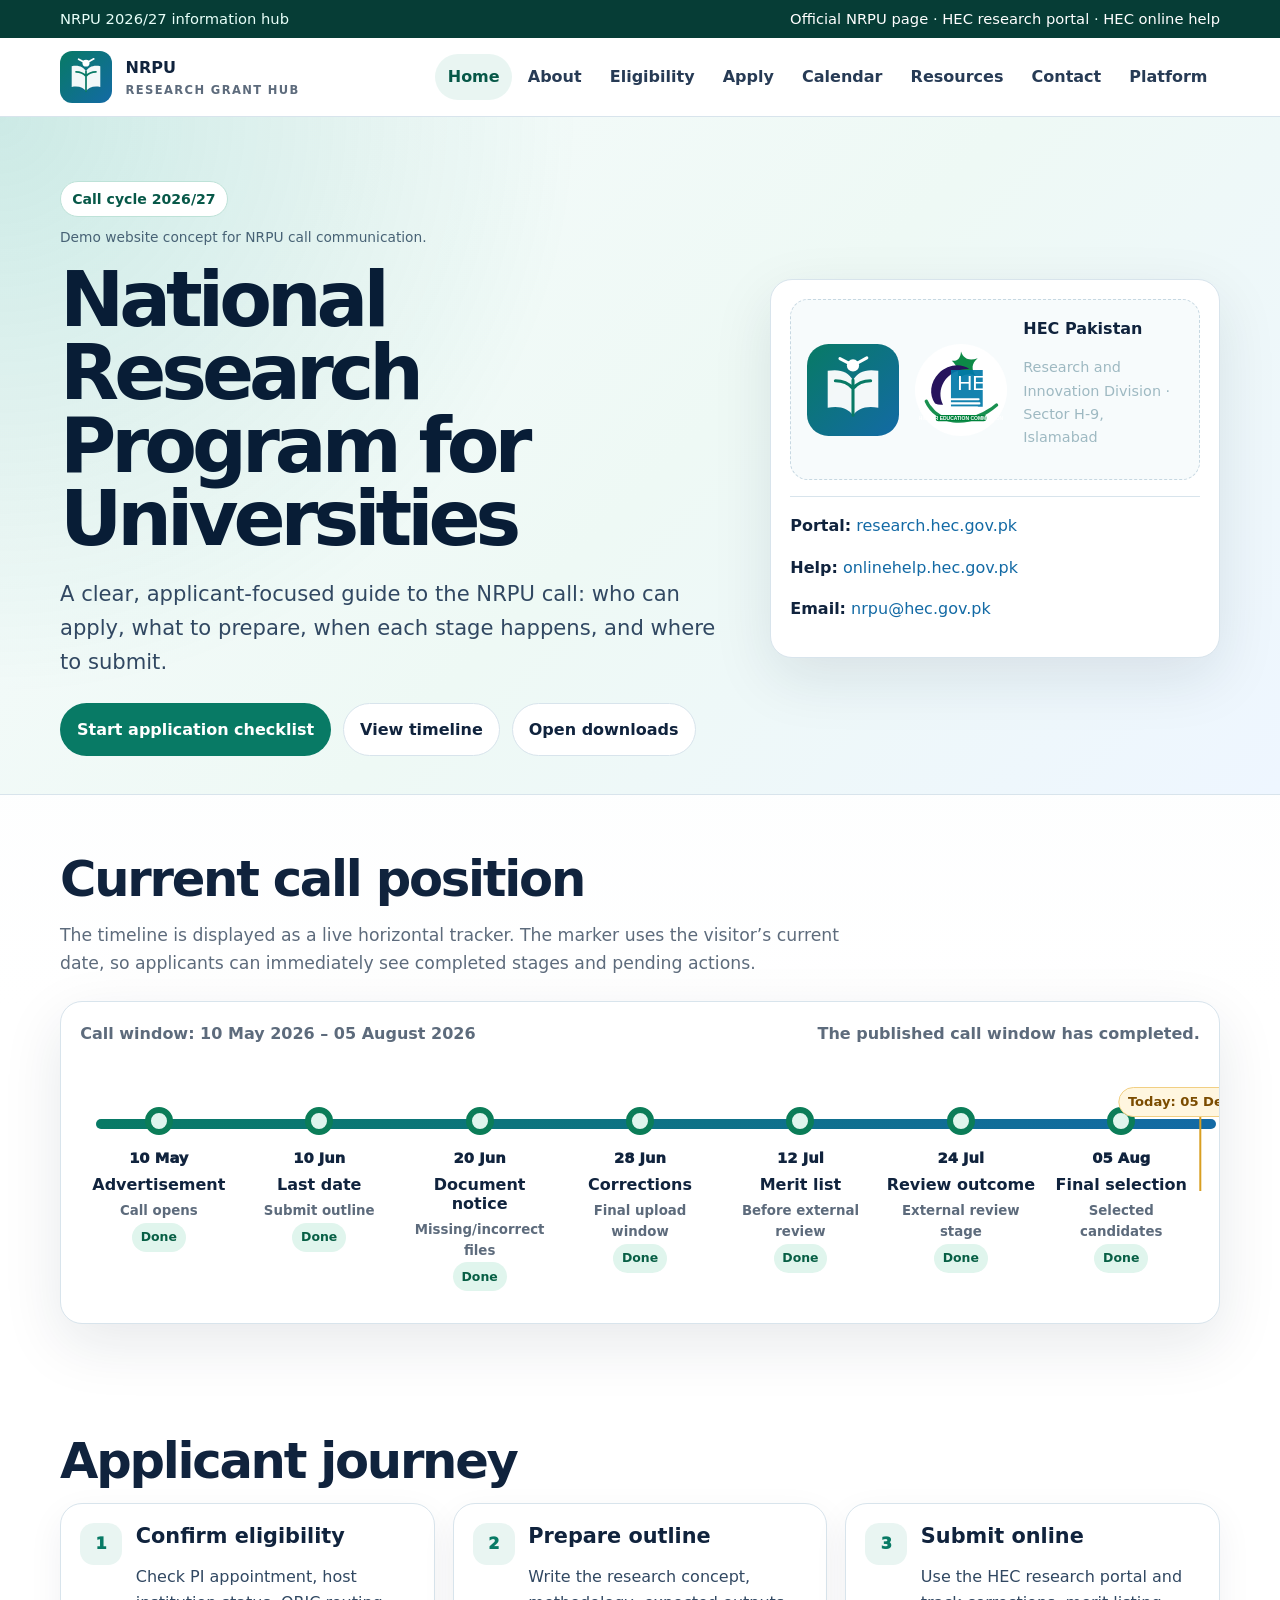
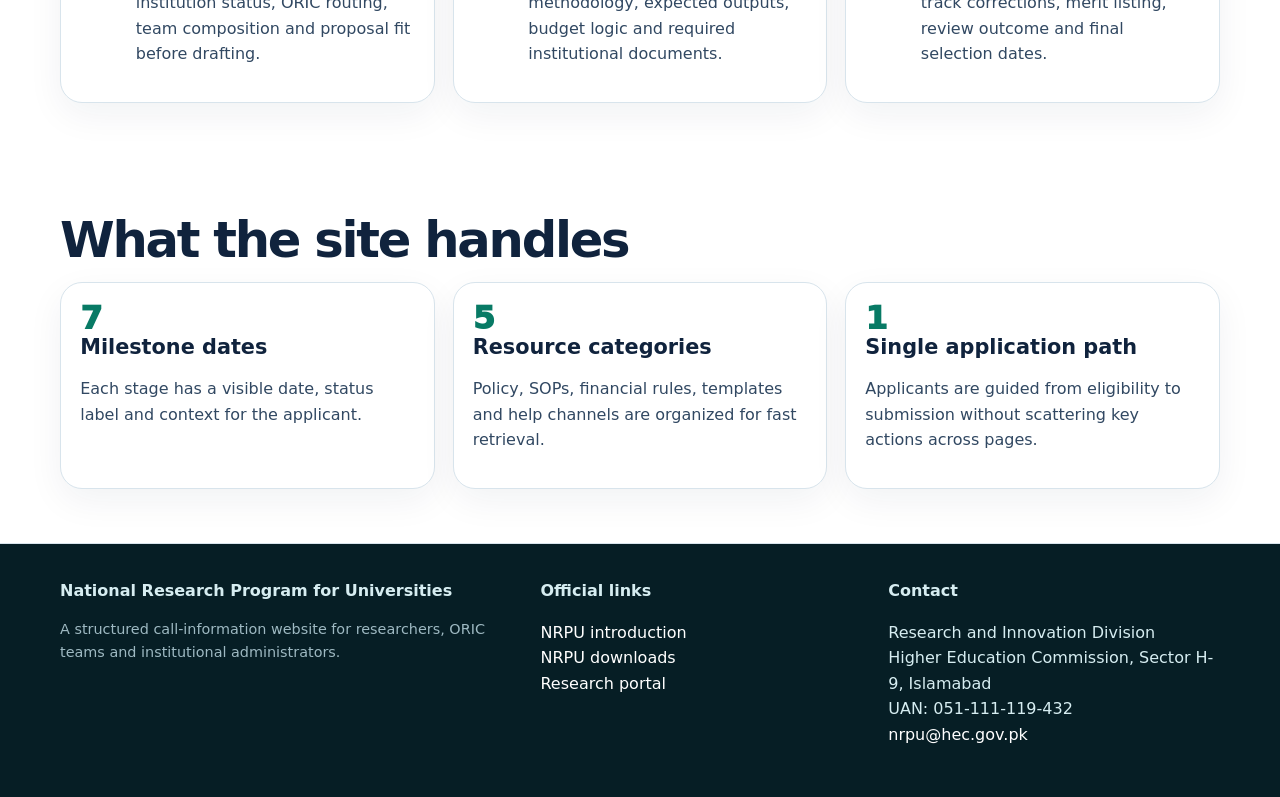
<file: index.html>
<!doctype html>
<html lang="en">
<head>
  <meta charset="utf-8">
  <meta name="viewport" content="width=device-width, initial-scale=1">
  <title>NRPU 2026/27 Research Grant Call | National Research Program for Universities</title>
  <meta name="description" content="Applicant-focused NRPU call website with eligibility, application workflow, calendar, official links and contact details.">
  <meta name="theme-color" content="#087a65">
  <meta property="og:title" content="NRPU 2026/27 Research Grant Call | National Research Program for Universities">
  <meta property="og:description" content="Applicant-focused NRPU call website with eligibility, application workflow, calendar, official links and contact details.">
  <meta property="og:type" content="website">
  <meta property="og:image" content="assets/social-card.svg">
  <link rel="icon" href="assets/nrpu-logo.svg" type="image/svg+xml">
  <link rel="stylesheet" href="assets/styles.css">
  <script type="application/ld+json">{"@context":"https://schema.org","@type":"GovernmentService","name":"National Research Program for Universities","provider":{"@type":"GovernmentOrganization","name":"Higher Education Commission, Pakistan","url":"https://www.hec.gov.pk/"},"areaServed":"Pakistan","serviceType":"Research grant information and application guidance","url":"https://www.hec.gov.pk/english/services/universities/nrpu/Pages/Introduction.aspx"}</script>
</head>
<body>
<a class="skip" href="#main">Skip to content</a>
<div class="topbar"><div class="container"><span>NRPU 2026/27 information hub</span><span><a href="https://www.hec.gov.pk/english/services/universities/nrpu/Pages/Introduction.aspx">Official NRPU page</a> · <a href="https://research.hec.gov.pk/">HEC research portal</a> · <a href="https://onlinehelp.hec.gov.pk/">HEC online help</a></span></div></div>
<header class="site-header"><div class="container nav"><a class="brand" href="index.html"><img src="assets/nrpu-logo.svg" alt="NRPU logo" class="brand-mark"><span>NRPU <small>Research grant hub</small></span></a><button class="menu-btn" aria-expanded="false" aria-controls="site-links">Menu</button><nav class="links" id="site-links" aria-label="Main navigation"><a href="index.html" aria-current="page">Home</a><a href="about.html" >About</a><a href="eligibility.html" >Eligibility</a><a href="apply.html" >Apply</a><a href="calendar.html" >Calendar</a><a href="resources.html" >Resources</a><a href="contact.html" >Contact</a><a href="platform.html" >Platform</a></nav></div></header>
<main id="main"><section class="hero"><div class="container hero-grid"><div><span class="eyebrow">Call cycle 2026/27</span><div class="demo-note">Demo website concept for NRPU call communication.</div><h1>National Research Program for Universities</h1><p class="lead">A clear, applicant-focused guide to the NRPU call: who can apply, what to prepare, when each stage happens, and where to submit.</p><div class="cta-row"><a class="button primary" href="apply.html">Start application checklist</a><a class="button secondary" href="calendar.html">View timeline</a><a class="button secondary" href="resources.html">Open downloads</a></div></div><aside class="hero-card"><div class="logos"><img src="assets/nrpu-logo.svg" alt="NRPU concept logo" class="hec-logo"><img src="assets/hec-logo.svg" alt="HEC Pakistan logo placement" class="hec-logo"><div><strong>HEC Pakistan</strong><p class="mini">Research and Innovation Division · Sector H-9, Islamabad</p></div></div><hr style="border:0;border-top:1px solid var(--line);margin:1rem 0"><p><strong>Portal:</strong> <a href="https://research.hec.gov.pk/">research.hec.gov.pk</a></p><p><strong>Help:</strong> <a href="https://onlinehelp.hec.gov.pk/">onlinehelp.hec.gov.pk</a></p><p><strong>Email:</strong> <a href="mailto:nrpu@hec.gov.pk">nrpu@hec.gov.pk</a></p></aside></div></section><section class="section"><div class="container"><h2>Current call position</h2><p class="section-intro">The timeline is displayed as a live horizontal tracker. The marker uses the visitor’s current date, so applicants can immediately see completed stages and pending actions.</p><div class="timeline-wrap" data-timeline>
  <div class="timeline-meta"><span>Call window: 10 May 2026 – 05 August 2026</span><span data-status-summary>Loading status…</span></div>
  <div class="rail" aria-label="NRPU call timeline">
    <div class="rail-line"></div><div class="rail-fill"></div><div class="today-marker"><span>Today</span></div>
    <div class="milestones">
      <div class="milestone"><div class="dot"></div><time data-ms-date="2026-05-10">10 May</time><strong>Advertisement</strong><small>Call opens</small><br><span class="status-pill">Pending</span></div>
      <div class="milestone"><div class="dot"></div><time data-ms-date="2026-06-10">10 Jun</time><strong>Last date</strong><small>Submit outline</small><br><span class="status-pill">Pending</span></div>
      <div class="milestone"><div class="dot"></div><time data-ms-date="2026-06-20">20 Jun</time><strong>Document notice</strong><small>Missing/incorrect files</small><br><span class="status-pill">Pending</span></div>
      <div class="milestone"><div class="dot"></div><time data-ms-date="2026-06-28">28 Jun</time><strong>Corrections</strong><small>Final upload window</small><br><span class="status-pill">Pending</span></div>
      <div class="milestone"><div class="dot"></div><time data-ms-date="2026-07-12">12 Jul</time><strong>Merit list</strong><small>Before external review</small><br><span class="status-pill">Pending</span></div>
      <div class="milestone"><div class="dot"></div><time data-ms-date="2026-07-24">24 Jul</time><strong>Review outcome</strong><small>External review stage</small><br><span class="status-pill">Pending</span></div>
      <div class="milestone"><div class="dot"></div><time data-ms-date="2026-08-05">05 Aug</time><strong>Final selection</strong><small>Selected candidates</small><br><span class="status-pill">Pending</span></div>
    </div>
  </div>
</div></div></section><section class="section"><div class="container"><h2>Applicant journey</h2><div class="grid cols-3"><article class="card feature"><div class="icon">1</div><div><h3>Confirm eligibility</h3><p>Check PI appointment, host institution status, ORIC routing, team composition and proposal fit before drafting.</p></div></article><article class="card feature"><div class="icon">2</div><div><h3>Prepare outline</h3><p>Write the research concept, methodology, expected outputs, budget logic and required institutional documents.</p></div></article><article class="card feature"><div class="icon">3</div><div><h3>Submit online</h3><p>Use the HEC research portal and track corrections, merit listing, review outcome and final selection dates.</p></div></article></div></div></section><section class="section"><div class="container"><h2>What the site handles</h2><div class="grid cols-3"><div class="card"><div class="kpi">7</div><h3>Milestone dates</h3><p>Each stage has a visible date, status label and context for the applicant.</p></div><div class="card"><div class="kpi">5</div><h3>Resource categories</h3><p>Policy, SOPs, financial rules, templates and help channels are organized for fast retrieval.</p></div><div class="card"><div class="kpi">1</div><h3>Single application path</h3><p>Applicants are guided from eligibility to submission without scattering key actions across pages.</p></div></div></div></section></main>
<footer class="footer"><div class="container footer-grid"><div><strong>National Research Program for Universities</strong><p class="mini">A structured call-information website for researchers, ORIC teams and institutional administrators.</p></div><div><strong>Official links</strong><p><a href="https://www.hec.gov.pk/english/services/universities/nrpu/Pages/Introduction.aspx">NRPU introduction</a><br><a href="https://www.hec.gov.pk/english/services/universities/nrpu/Pages/Related-Downloads.aspx">NRPU downloads</a><br><a href="https://research.hec.gov.pk/">Research portal</a></p></div><div><strong>Contact</strong><p>Research and Innovation Division<br>Higher Education Commission, Sector H-9, Islamabad<br>UAN: 051-111-119-432<br><a href="mailto:nrpu@hec.gov.pk">nrpu@hec.gov.pk</a></p></div></div></footer>
<script src="assets/main.js"></script>
</body>
</html>
</file>
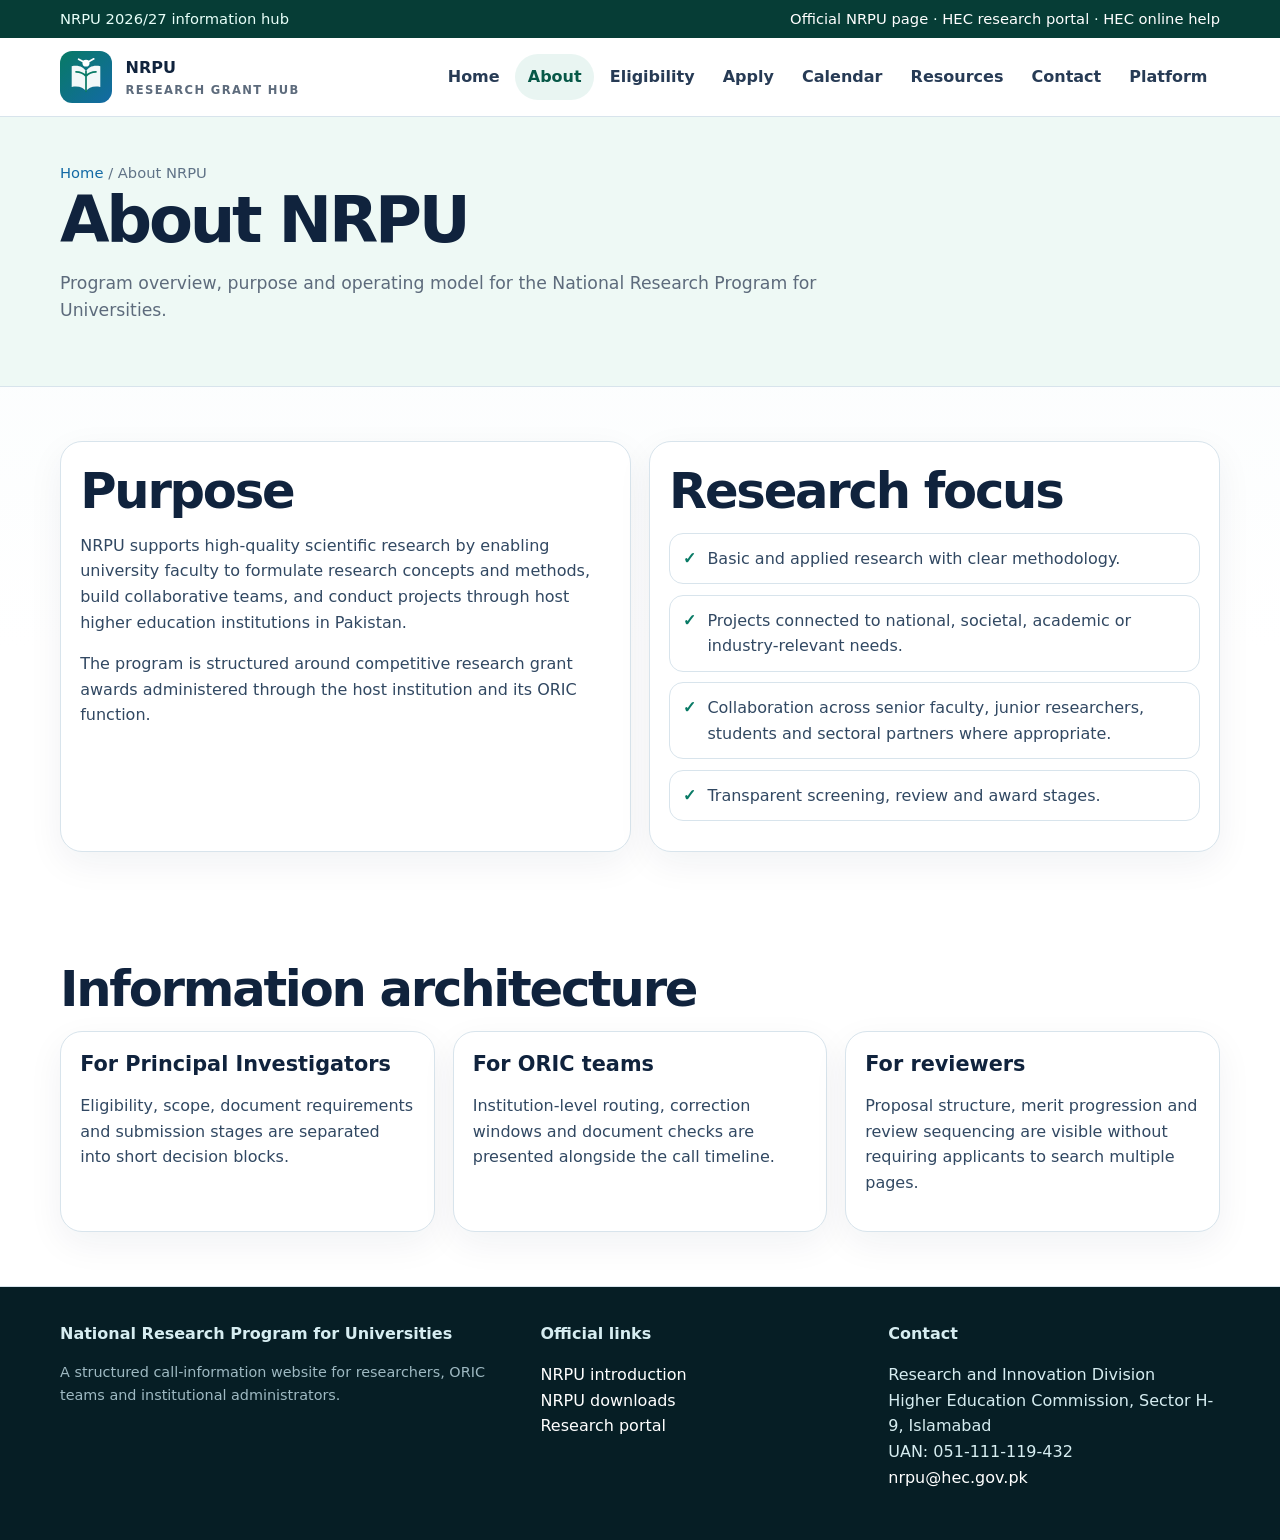
<file: about.html>
<!doctype html>
<html lang="en">
<head>
  <meta charset="utf-8">
  <meta name="viewport" content="width=device-width, initial-scale=1">
  <title>About NRPU | National Research Program for Universities</title>
  <meta name="description" content="Overview of the National Research Program for Universities, its purpose, research focus and grant operating model.">
  <meta name="theme-color" content="#087a65">
  <meta property="og:title" content="About NRPU | National Research Program for Universities">
  <meta property="og:description" content="Overview of the National Research Program for Universities, its purpose, research focus and grant operating model.">
  <meta property="og:type" content="website">
  <meta property="og:image" content="assets/social-card.svg">
  <link rel="icon" href="assets/nrpu-logo.svg" type="image/svg+xml">
  <link rel="stylesheet" href="assets/styles.css">
  <script type="application/ld+json">{"@context":"https://schema.org","@type":"GovernmentService","name":"National Research Program for Universities","provider":{"@type":"GovernmentOrganization","name":"Higher Education Commission, Pakistan","url":"https://www.hec.gov.pk/"},"areaServed":"Pakistan","serviceType":"Research grant information and application guidance","url":"https://www.hec.gov.pk/english/services/universities/nrpu/Pages/Introduction.aspx"}</script>
</head>
<body>
<a class="skip" href="#main">Skip to content</a>
<div class="topbar"><div class="container"><span>NRPU 2026/27 information hub</span><span><a href="https://www.hec.gov.pk/english/services/universities/nrpu/Pages/Introduction.aspx">Official NRPU page</a> · <a href="https://research.hec.gov.pk/">HEC research portal</a> · <a href="https://onlinehelp.hec.gov.pk/">HEC online help</a></span></div></div>
<header class="site-header"><div class="container nav"><a class="brand" href="index.html"><img src="assets/nrpu-logo.svg" alt="NRPU logo" class="brand-mark"><span>NRPU <small>Research grant hub</small></span></a><button class="menu-btn" aria-expanded="false" aria-controls="site-links">Menu</button><nav class="links" id="site-links" aria-label="Main navigation"><a href="index.html" >Home</a><a href="about.html" aria-current="page">About</a><a href="eligibility.html" >Eligibility</a><a href="apply.html" >Apply</a><a href="calendar.html" >Calendar</a><a href="resources.html" >Resources</a><a href="contact.html" >Contact</a><a href="platform.html" >Platform</a></nav></div></header>
<main id="main"><section class="page-hero"><div class="container"><div class="breadcrumbs"><a href="index.html">Home</a> / About NRPU</div><h1>About NRPU</h1><p class="section-intro">Program overview, purpose and operating model for the National Research Program for Universities.</p></div></section><section class="section"><div class="container grid cols-2"><article class="card"><h2>Purpose</h2><p>NRPU supports high-quality scientific research by enabling university faculty to formulate research concepts and methods, build collaborative teams, and conduct projects through host higher education institutions in Pakistan.</p><p>The program is structured around competitive research grant awards administered through the host institution and its ORIC function.</p></article><article class="card"><h2>Research focus</h2><ul class="checklist"><li>Basic and applied research with clear methodology.</li><li>Projects connected to national, societal, academic or industry-relevant needs.</li><li>Collaboration across senior faculty, junior researchers, students and sectoral partners where appropriate.</li><li>Transparent screening, review and award stages.</li></ul></article></div></section><section class="section"><div class="container"><h2>Information architecture</h2><div class="grid cols-3"><div class="card"><h3>For Principal Investigators</h3><p>Eligibility, scope, document requirements and submission stages are separated into short decision blocks.</p></div><div class="card"><h3>For ORIC teams</h3><p>Institution-level routing, correction windows and document checks are presented alongside the call timeline.</p></div><div class="card"><h3>For reviewers</h3><p>Proposal structure, merit progression and review sequencing are visible without requiring applicants to search multiple pages.</p></div></div></div></section></main>
<footer class="footer"><div class="container footer-grid"><div><strong>National Research Program for Universities</strong><p class="mini">A structured call-information website for researchers, ORIC teams and institutional administrators.</p></div><div><strong>Official links</strong><p><a href="https://www.hec.gov.pk/english/services/universities/nrpu/Pages/Introduction.aspx">NRPU introduction</a><br><a href="https://www.hec.gov.pk/english/services/universities/nrpu/Pages/Related-Downloads.aspx">NRPU downloads</a><br><a href="https://research.hec.gov.pk/">Research portal</a></p></div><div><strong>Contact</strong><p>Research and Innovation Division<br>Higher Education Commission, Sector H-9, Islamabad<br>UAN: 051-111-119-432<br><a href="mailto:nrpu@hec.gov.pk">nrpu@hec.gov.pk</a></p></div></div></footer>
<script src="assets/main.js"></script>
</body>
</html>
</file>
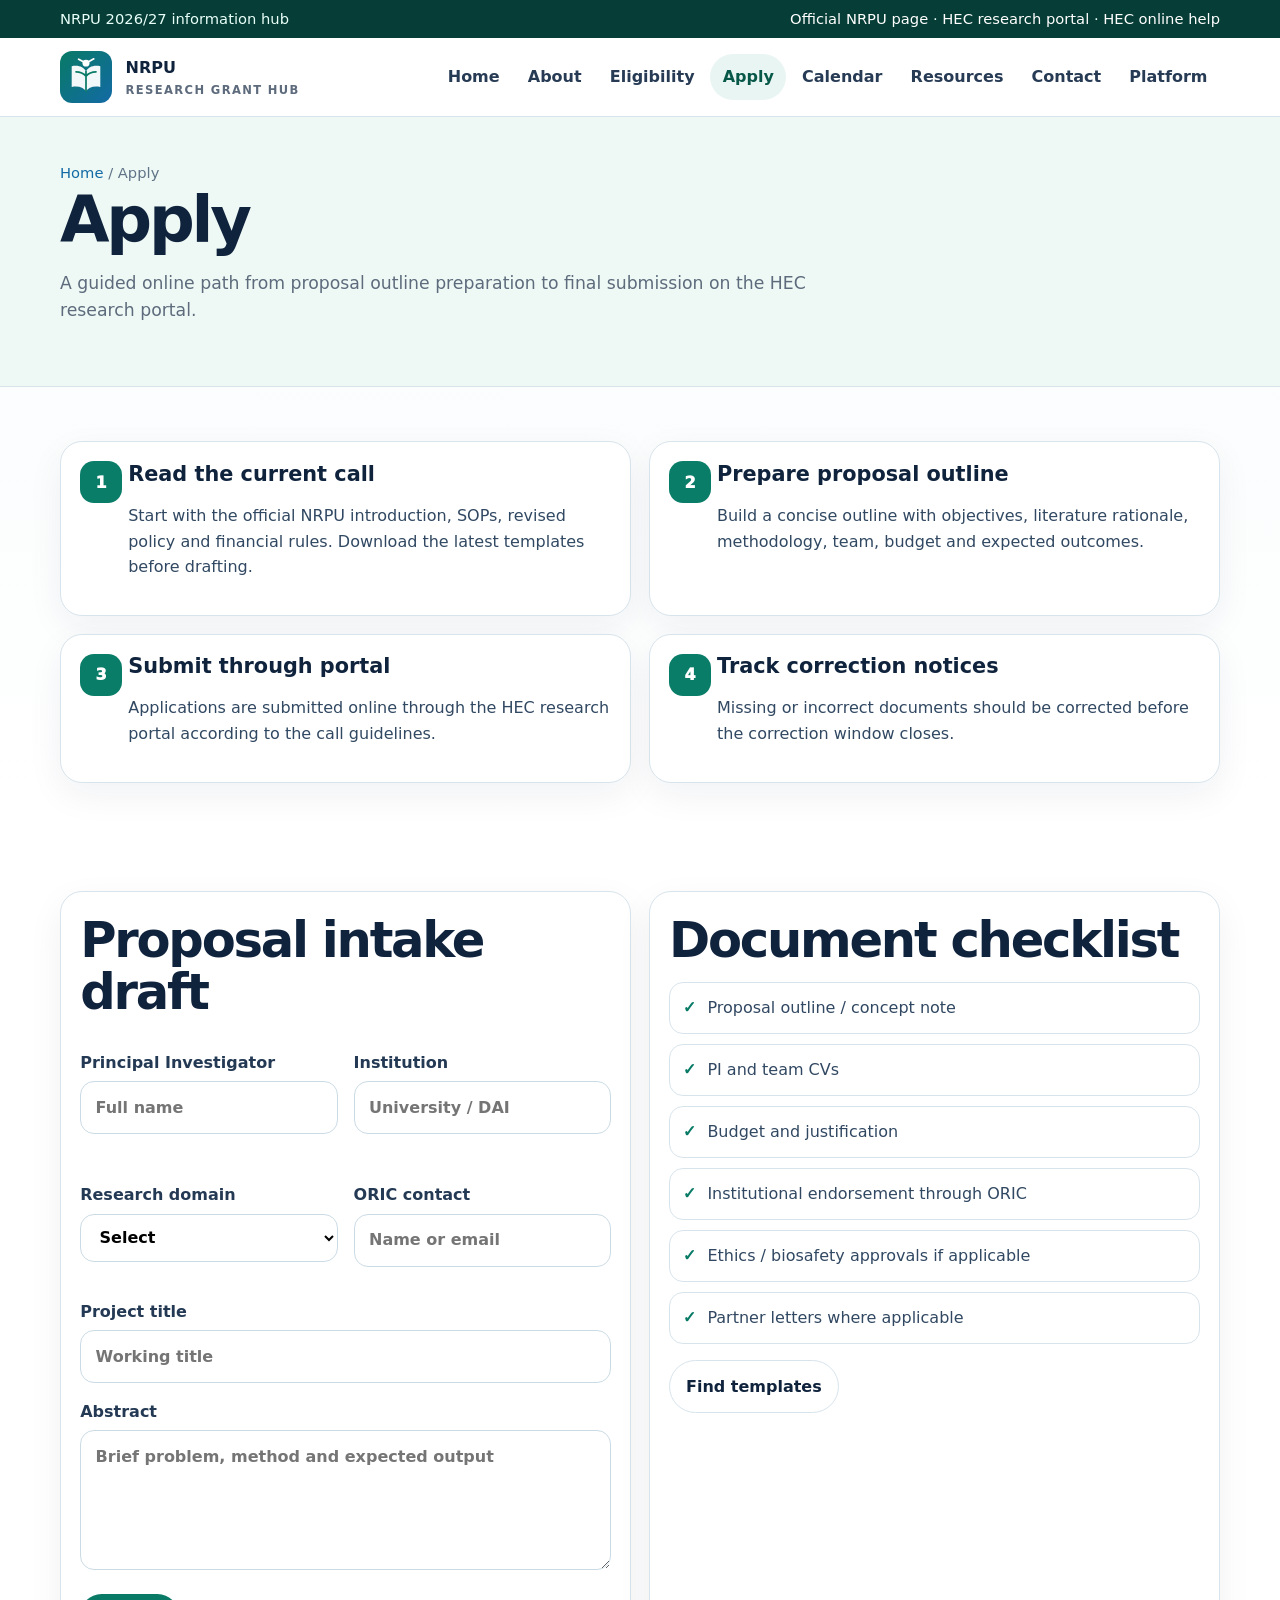
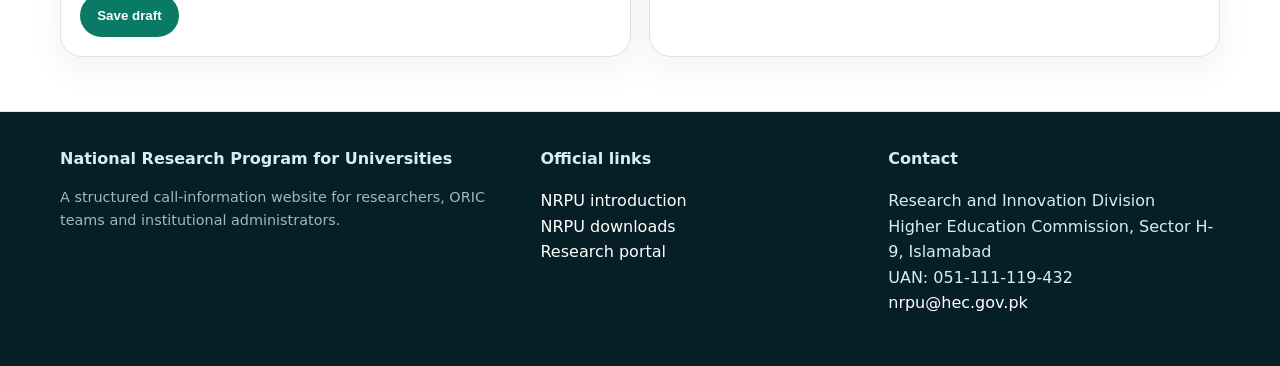
<file: apply.html>
<!doctype html>
<html lang="en">
<head>
  <meta charset="utf-8">
  <meta name="viewport" content="width=device-width, initial-scale=1">
  <title>Apply for NRPU | Proposal Outline and Submission Workflow</title>
  <meta name="description" content="Guided NRPU application page with proposal checklist, online submission steps and draft intake form.">
  <meta name="theme-color" content="#087a65">
  <meta property="og:title" content="Apply for NRPU | Proposal Outline and Submission Workflow">
  <meta property="og:description" content="Guided NRPU application page with proposal checklist, online submission steps and draft intake form.">
  <meta property="og:type" content="website">
  <meta property="og:image" content="assets/social-card.svg">
  <link rel="icon" href="assets/nrpu-logo.svg" type="image/svg+xml">
  <link rel="stylesheet" href="assets/styles.css">
  <script type="application/ld+json">{"@context":"https://schema.org","@type":"GovernmentService","name":"National Research Program for Universities","provider":{"@type":"GovernmentOrganization","name":"Higher Education Commission, Pakistan","url":"https://www.hec.gov.pk/"},"areaServed":"Pakistan","serviceType":"Research grant information and application guidance","url":"https://www.hec.gov.pk/english/services/universities/nrpu/Pages/Introduction.aspx"}</script>
</head>
<body>
<a class="skip" href="#main">Skip to content</a>
<div class="topbar"><div class="container"><span>NRPU 2026/27 information hub</span><span><a href="https://www.hec.gov.pk/english/services/universities/nrpu/Pages/Introduction.aspx">Official NRPU page</a> · <a href="https://research.hec.gov.pk/">HEC research portal</a> · <a href="https://onlinehelp.hec.gov.pk/">HEC online help</a></span></div></div>
<header class="site-header"><div class="container nav"><a class="brand" href="index.html"><img src="assets/nrpu-logo.svg" alt="NRPU logo" class="brand-mark"><span>NRPU <small>Research grant hub</small></span></a><button class="menu-btn" aria-expanded="false" aria-controls="site-links">Menu</button><nav class="links" id="site-links" aria-label="Main navigation"><a href="index.html" >Home</a><a href="about.html" >About</a><a href="eligibility.html" >Eligibility</a><a href="apply.html" aria-current="page">Apply</a><a href="calendar.html" >Calendar</a><a href="resources.html" >Resources</a><a href="contact.html" >Contact</a><a href="platform.html" >Platform</a></nav></div></header>
<main id="main"><section class="page-hero"><div class="container"><div class="breadcrumbs"><a href="index.html">Home</a> / Apply</div><h1>Apply</h1><p class="section-intro">A guided online path from proposal outline preparation to final submission on the HEC research portal.</p></div></section><section class="section"><div class="container"><div class="grid cols-2 process"><article class="card"><h3>Read the current call</h3><p>Start with the official NRPU introduction, SOPs, revised policy and financial rules. Download the latest templates before drafting.</p></article><article class="card"><h3>Prepare proposal outline</h3><p>Build a concise outline with objectives, literature rationale, methodology, team, budget and expected outcomes.</p></article><article class="card"><h3>Submit through portal</h3><p>Applications are submitted online through the HEC research portal according to the call guidelines.</p></article><article class="card"><h3>Track correction notices</h3><p>Missing or incorrect documents should be corrected before the correction window closes.</p></article></div></div></section><section class="section"><div class="container grid cols-2"><form class="card" id="application-form"><h2>Proposal intake draft</h2><div class="form-grid"><p><label>Principal Investigator<input required name="pi" placeholder="Full name"></label></p><p><label>Institution<input required name="institution" placeholder="University / DAI"></label></p><p><label>Research domain<select required name="domain"><option value="">Select</option><option>Engineering & Technology</option><option>Natural Sciences</option><option>Health Sciences</option><option>Social Sciences</option><option>Agriculture</option><option>Arts & Humanities</option></select></label></p><p><label>ORIC contact<input name="oric" placeholder="Name or email"></label></p></div><p><label>Project title<input required name="title" placeholder="Working title"></label></p><p><label>Abstract<textarea required name="abstract" placeholder="Brief problem, method and expected output"></textarea></label></p><button class="button primary" type="submit">Save draft</button><p id="form-message" class="notice" hidden></p></form><aside class="card"><h2>Document checklist</h2><ul class="checklist"><li>Proposal outline / concept note</li><li>PI and team CVs</li><li>Budget and justification</li><li>Institutional endorsement through ORIC</li><li>Ethics / biosafety approvals if applicable</li><li>Partner letters where applicable</li></ul><p><a class="button secondary" href="resources.html">Find templates</a></p></aside></div></section></main>
<footer class="footer"><div class="container footer-grid"><div><strong>National Research Program for Universities</strong><p class="mini">A structured call-information website for researchers, ORIC teams and institutional administrators.</p></div><div><strong>Official links</strong><p><a href="https://www.hec.gov.pk/english/services/universities/nrpu/Pages/Introduction.aspx">NRPU introduction</a><br><a href="https://www.hec.gov.pk/english/services/universities/nrpu/Pages/Related-Downloads.aspx">NRPU downloads</a><br><a href="https://research.hec.gov.pk/">Research portal</a></p></div><div><strong>Contact</strong><p>Research and Innovation Division<br>Higher Education Commission, Sector H-9, Islamabad<br>UAN: 051-111-119-432<br><a href="mailto:nrpu@hec.gov.pk">nrpu@hec.gov.pk</a></p></div></div></footer>
<script src="assets/main.js"></script>
</body>
</html>
</file>
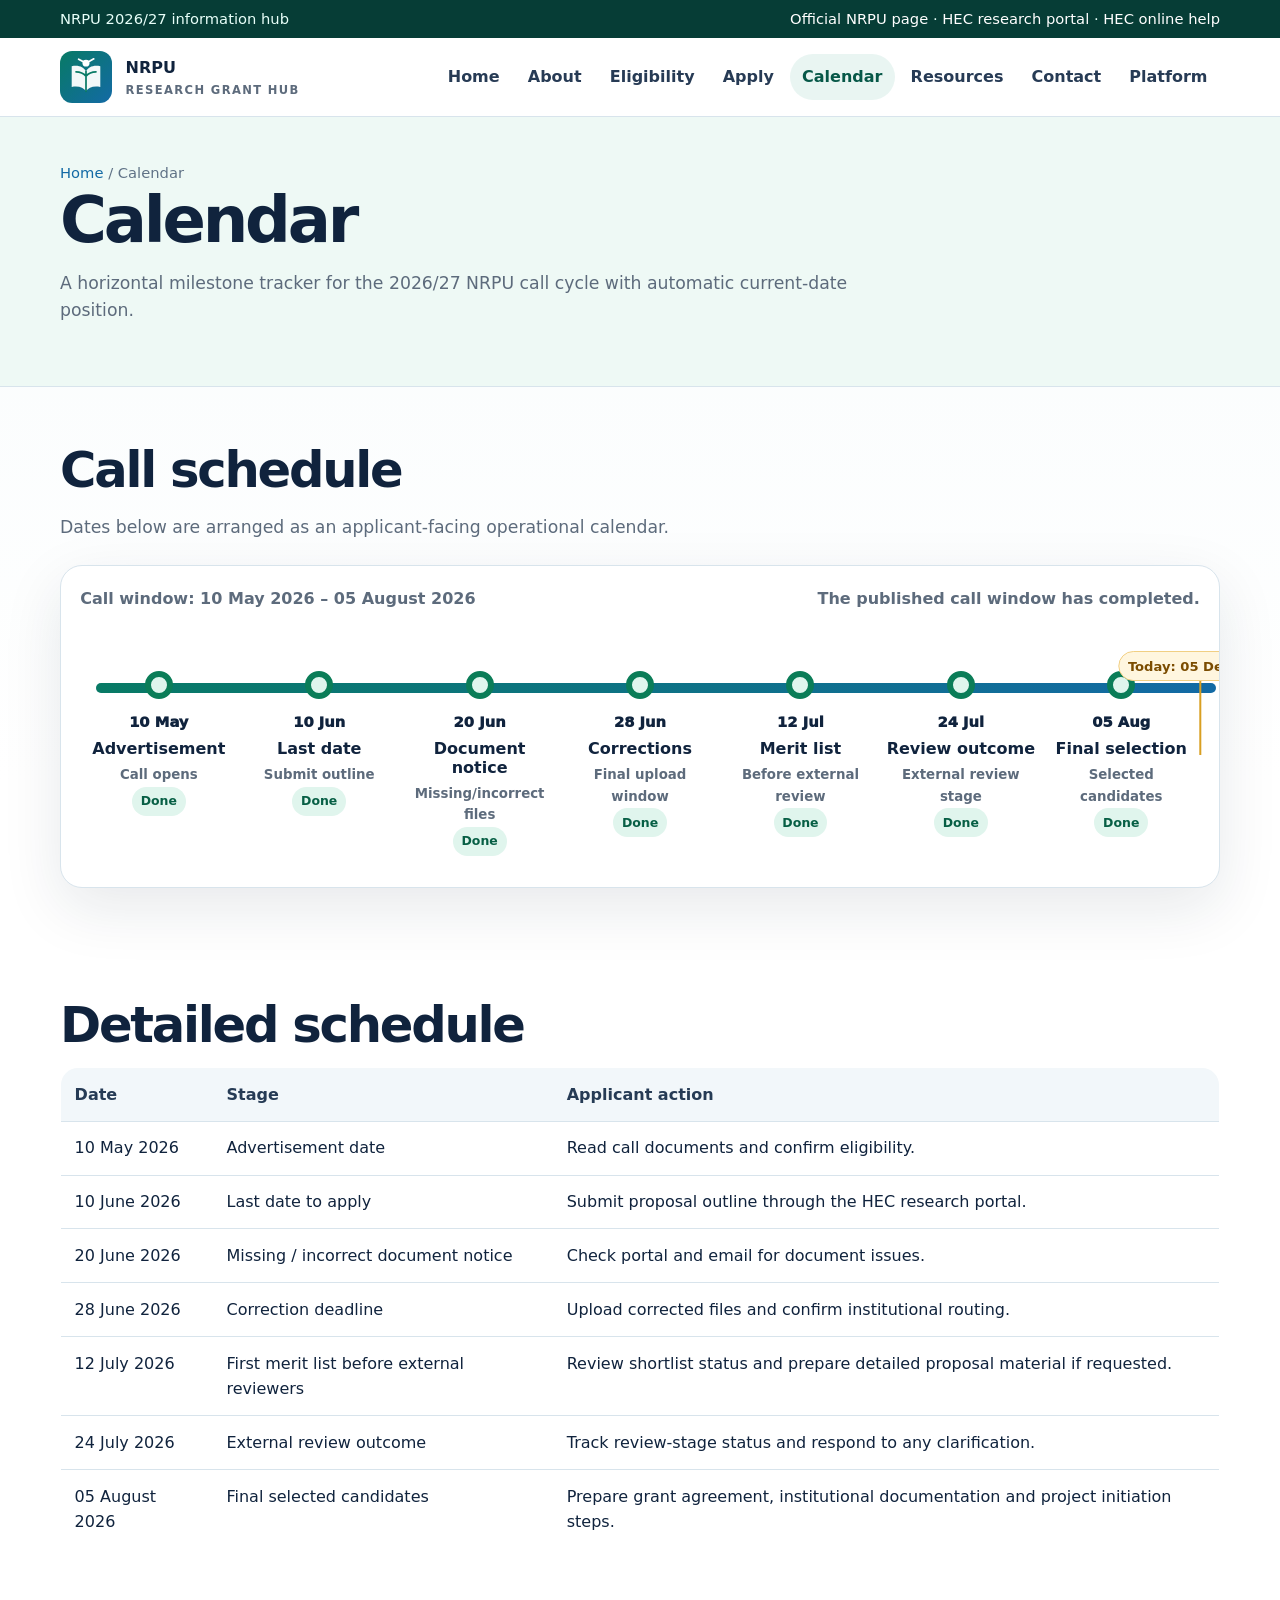
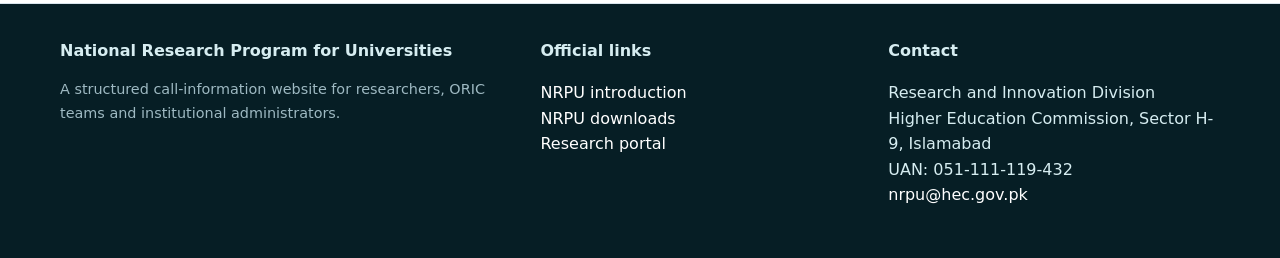
<file: calendar.html>
<!doctype html>
<html lang="en">
<head>
  <meta charset="utf-8">
  <meta name="viewport" content="width=device-width, initial-scale=1">
  <title>NRPU Calendar 2026/27 | Timeline and Deadlines</title>
  <meta name="description" content="Horizontal NRPU 2026/27 call calendar with automatic today marker and milestone statuses.">
  <meta name="theme-color" content="#087a65">
  <meta property="og:title" content="NRPU Calendar 2026/27 | Timeline and Deadlines">
  <meta property="og:description" content="Horizontal NRPU 2026/27 call calendar with automatic today marker and milestone statuses.">
  <meta property="og:type" content="website">
  <meta property="og:image" content="assets/social-card.svg">
  <link rel="icon" href="assets/nrpu-logo.svg" type="image/svg+xml">
  <link rel="stylesheet" href="assets/styles.css">
  <script type="application/ld+json">{"@context":"https://schema.org","@type":"GovernmentService","name":"National Research Program for Universities","provider":{"@type":"GovernmentOrganization","name":"Higher Education Commission, Pakistan","url":"https://www.hec.gov.pk/"},"areaServed":"Pakistan","serviceType":"Research grant information and application guidance","url":"https://www.hec.gov.pk/english/services/universities/nrpu/Pages/Introduction.aspx"}</script>
</head>
<body>
<a class="skip" href="#main">Skip to content</a>
<div class="topbar"><div class="container"><span>NRPU 2026/27 information hub</span><span><a href="https://www.hec.gov.pk/english/services/universities/nrpu/Pages/Introduction.aspx">Official NRPU page</a> · <a href="https://research.hec.gov.pk/">HEC research portal</a> · <a href="https://onlinehelp.hec.gov.pk/">HEC online help</a></span></div></div>
<header class="site-header"><div class="container nav"><a class="brand" href="index.html"><img src="assets/nrpu-logo.svg" alt="NRPU logo" class="brand-mark"><span>NRPU <small>Research grant hub</small></span></a><button class="menu-btn" aria-expanded="false" aria-controls="site-links">Menu</button><nav class="links" id="site-links" aria-label="Main navigation"><a href="index.html" >Home</a><a href="about.html" >About</a><a href="eligibility.html" >Eligibility</a><a href="apply.html" >Apply</a><a href="calendar.html" aria-current="page">Calendar</a><a href="resources.html" >Resources</a><a href="contact.html" >Contact</a><a href="platform.html" >Platform</a></nav></div></header>
<main id="main"><section class="page-hero"><div class="container"><div class="breadcrumbs"><a href="index.html">Home</a> / Calendar</div><h1>Calendar</h1><p class="section-intro">A horizontal milestone tracker for the 2026/27 NRPU call cycle with automatic current-date position.</p></div></section><section class="section"><div class="container"><h2>Call schedule</h2><p class="section-intro">Dates below are arranged as an applicant-facing operational calendar.</p><div class="timeline-wrap" data-timeline>
  <div class="timeline-meta"><span>Call window: 10 May 2026 – 05 August 2026</span><span data-status-summary>Loading status…</span></div>
  <div class="rail" aria-label="NRPU call timeline">
    <div class="rail-line"></div><div class="rail-fill"></div><div class="today-marker"><span>Today</span></div>
    <div class="milestones">
      <div class="milestone"><div class="dot"></div><time data-ms-date="2026-05-10">10 May</time><strong>Advertisement</strong><small>Call opens</small><br><span class="status-pill">Pending</span></div>
      <div class="milestone"><div class="dot"></div><time data-ms-date="2026-06-10">10 Jun</time><strong>Last date</strong><small>Submit outline</small><br><span class="status-pill">Pending</span></div>
      <div class="milestone"><div class="dot"></div><time data-ms-date="2026-06-20">20 Jun</time><strong>Document notice</strong><small>Missing/incorrect files</small><br><span class="status-pill">Pending</span></div>
      <div class="milestone"><div class="dot"></div><time data-ms-date="2026-06-28">28 Jun</time><strong>Corrections</strong><small>Final upload window</small><br><span class="status-pill">Pending</span></div>
      <div class="milestone"><div class="dot"></div><time data-ms-date="2026-07-12">12 Jul</time><strong>Merit list</strong><small>Before external review</small><br><span class="status-pill">Pending</span></div>
      <div class="milestone"><div class="dot"></div><time data-ms-date="2026-07-24">24 Jul</time><strong>Review outcome</strong><small>External review stage</small><br><span class="status-pill">Pending</span></div>
      <div class="milestone"><div class="dot"></div><time data-ms-date="2026-08-05">05 Aug</time><strong>Final selection</strong><small>Selected candidates</small><br><span class="status-pill">Pending</span></div>
    </div>
  </div>
</div></div></section><section class="section"><div class="container"><h2>Detailed schedule</h2><table class="table"><thead><tr><th>Date</th><th>Stage</th><th>Applicant action</th></tr></thead><tbody><tr><td>10 May 2026</td><td>Advertisement date</td><td>Read call documents and confirm eligibility.</td></tr><tr><td>10 June 2026</td><td>Last date to apply</td><td>Submit proposal outline through the HEC research portal.</td></tr><tr><td>20 June 2026</td><td>Missing / incorrect document notice</td><td>Check portal and email for document issues.</td></tr><tr><td>28 June 2026</td><td>Correction deadline</td><td>Upload corrected files and confirm institutional routing.</td></tr><tr><td>12 July 2026</td><td>First merit list before external reviewers</td><td>Review shortlist status and prepare detailed proposal material if requested.</td></tr><tr><td>24 July 2026</td><td>External review outcome</td><td>Track review-stage status and respond to any clarification.</td></tr><tr><td>05 August 2026</td><td>Final selected candidates</td><td>Prepare grant agreement, institutional documentation and project initiation steps.</td></tr></tbody></table></div></section></main>
<footer class="footer"><div class="container footer-grid"><div><strong>National Research Program for Universities</strong><p class="mini">A structured call-information website for researchers, ORIC teams and institutional administrators.</p></div><div><strong>Official links</strong><p><a href="https://www.hec.gov.pk/english/services/universities/nrpu/Pages/Introduction.aspx">NRPU introduction</a><br><a href="https://www.hec.gov.pk/english/services/universities/nrpu/Pages/Related-Downloads.aspx">NRPU downloads</a><br><a href="https://research.hec.gov.pk/">Research portal</a></p></div><div><strong>Contact</strong><p>Research and Innovation Division<br>Higher Education Commission, Sector H-9, Islamabad<br>UAN: 051-111-119-432<br><a href="mailto:nrpu@hec.gov.pk">nrpu@hec.gov.pk</a></p></div></div></footer>
<script src="assets/main.js"></script>
</body>
</html>
</file>
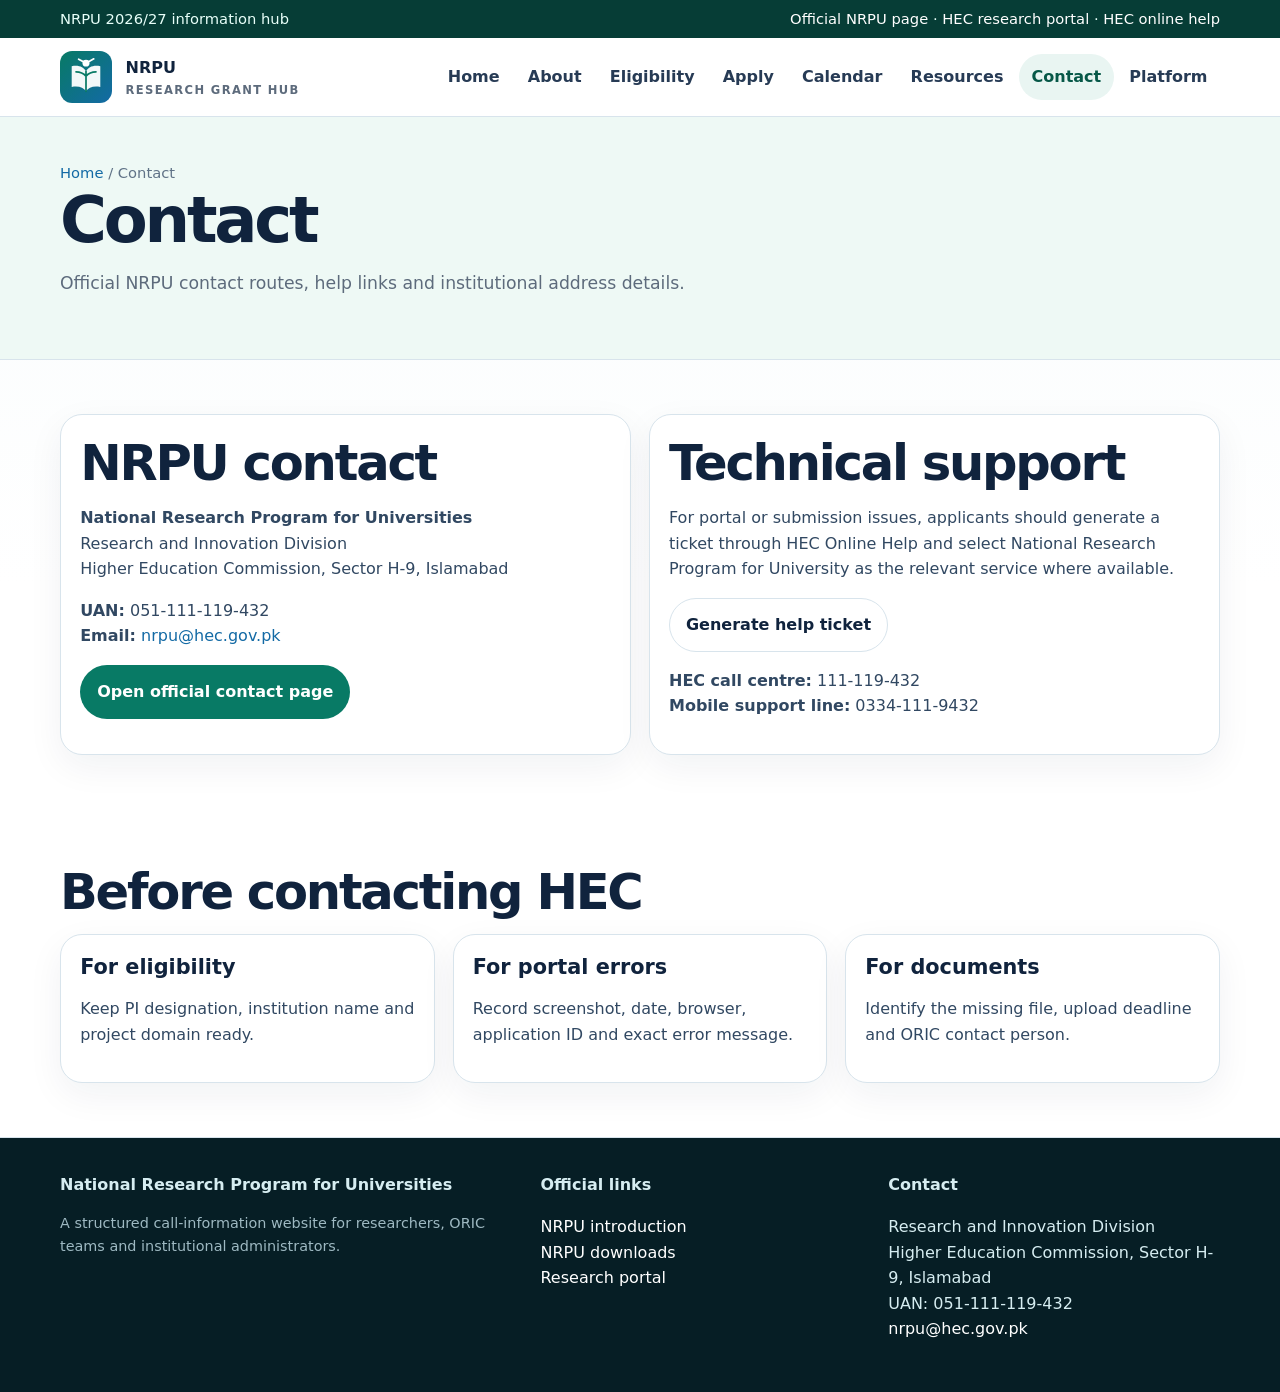
<file: contact.html>
<!doctype html>
<html lang="en">
<head>
  <meta charset="utf-8">
  <meta name="viewport" content="width=device-width, initial-scale=1">
  <title>NRPU Contact | HEC Pakistan Research and Innovation Division</title>
  <meta name="description" content="HEC NRPU contact details, UAN, email, address and online help ticket link.">
  <meta name="theme-color" content="#087a65">
  <meta property="og:title" content="NRPU Contact | HEC Pakistan Research and Innovation Division">
  <meta property="og:description" content="HEC NRPU contact details, UAN, email, address and online help ticket link.">
  <meta property="og:type" content="website">
  <meta property="og:image" content="assets/social-card.svg">
  <link rel="icon" href="assets/nrpu-logo.svg" type="image/svg+xml">
  <link rel="stylesheet" href="assets/styles.css">
  <script type="application/ld+json">{"@context":"https://schema.org","@type":"GovernmentService","name":"National Research Program for Universities","provider":{"@type":"GovernmentOrganization","name":"Higher Education Commission, Pakistan","url":"https://www.hec.gov.pk/"},"areaServed":"Pakistan","serviceType":"Research grant information and application guidance","url":"https://www.hec.gov.pk/english/services/universities/nrpu/Pages/Introduction.aspx"}</script>
</head>
<body>
<a class="skip" href="#main">Skip to content</a>
<div class="topbar"><div class="container"><span>NRPU 2026/27 information hub</span><span><a href="https://www.hec.gov.pk/english/services/universities/nrpu/Pages/Introduction.aspx">Official NRPU page</a> · <a href="https://research.hec.gov.pk/">HEC research portal</a> · <a href="https://onlinehelp.hec.gov.pk/">HEC online help</a></span></div></div>
<header class="site-header"><div class="container nav"><a class="brand" href="index.html"><img src="assets/nrpu-logo.svg" alt="NRPU logo" class="brand-mark"><span>NRPU <small>Research grant hub</small></span></a><button class="menu-btn" aria-expanded="false" aria-controls="site-links">Menu</button><nav class="links" id="site-links" aria-label="Main navigation"><a href="index.html" >Home</a><a href="about.html" >About</a><a href="eligibility.html" >Eligibility</a><a href="apply.html" >Apply</a><a href="calendar.html" >Calendar</a><a href="resources.html" >Resources</a><a href="contact.html" aria-current="page">Contact</a><a href="platform.html" >Platform</a></nav></div></header>
<main id="main"><section class="page-hero"><div class="container"><div class="breadcrumbs"><a href="index.html">Home</a> / Contact</div><h1>Contact</h1><p class="section-intro">Official NRPU contact routes, help links and institutional address details.</p></div></section><section class="section"><div class="container grid cols-2"><article class="card"><h2>NRPU contact</h2><p><strong>National Research Program for Universities</strong><br>Research and Innovation Division<br>Higher Education Commission, Sector H-9, Islamabad</p><p><strong>UAN:</strong> 051-111-119-432<br><strong>Email:</strong> <a href="mailto:nrpu@hec.gov.pk">nrpu@hec.gov.pk</a></p><p><a class="button primary" href="https://www.hec.gov.pk/english/services/universities/nrpu/Pages/Contact-Us.aspx">Open official contact page</a></p></article><article class="card"><h2>Technical support</h2><p>For portal or submission issues, applicants should generate a ticket through HEC Online Help and select National Research Program for University as the relevant service where available.</p><p><a class="button secondary" href="https://onlinehelp.hec.gov.pk/">Generate help ticket</a></p><p><strong>HEC call centre:</strong> 111-119-432<br><strong>Mobile support line:</strong> 0334-111-9432</p></article></div></section><section class="section"><div class="container"><h2>Before contacting HEC</h2><div class="grid cols-3"><div class="card"><h3>For eligibility</h3><p>Keep PI designation, institution name and project domain ready.</p></div><div class="card"><h3>For portal errors</h3><p>Record screenshot, date, browser, application ID and exact error message.</p></div><div class="card"><h3>For documents</h3><p>Identify the missing file, upload deadline and ORIC contact person.</p></div></div></div></section></main>
<footer class="footer"><div class="container footer-grid"><div><strong>National Research Program for Universities</strong><p class="mini">A structured call-information website for researchers, ORIC teams and institutional administrators.</p></div><div><strong>Official links</strong><p><a href="https://www.hec.gov.pk/english/services/universities/nrpu/Pages/Introduction.aspx">NRPU introduction</a><br><a href="https://www.hec.gov.pk/english/services/universities/nrpu/Pages/Related-Downloads.aspx">NRPU downloads</a><br><a href="https://research.hec.gov.pk/">Research portal</a></p></div><div><strong>Contact</strong><p>Research and Innovation Division<br>Higher Education Commission, Sector H-9, Islamabad<br>UAN: 051-111-119-432<br><a href="mailto:nrpu@hec.gov.pk">nrpu@hec.gov.pk</a></p></div></div></footer>
<script src="assets/main.js"></script>
</body>
</html>
</file>
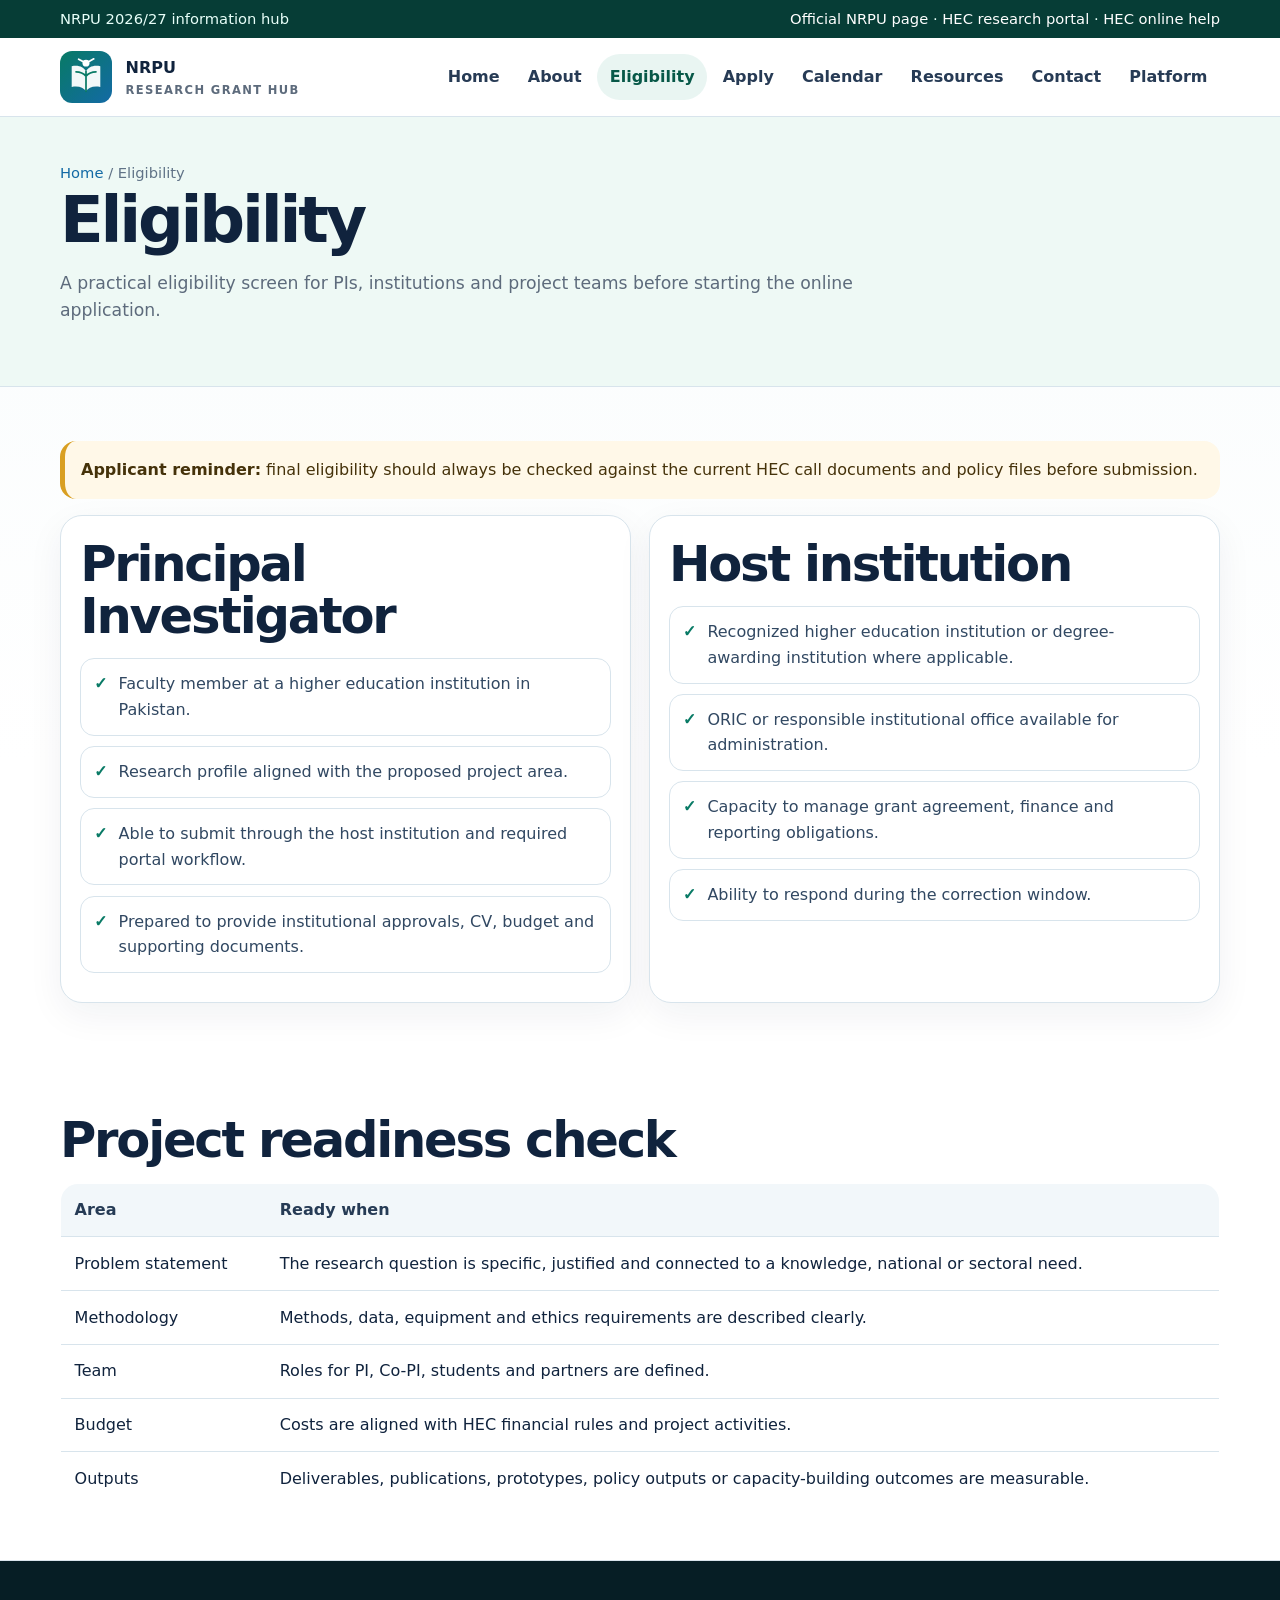
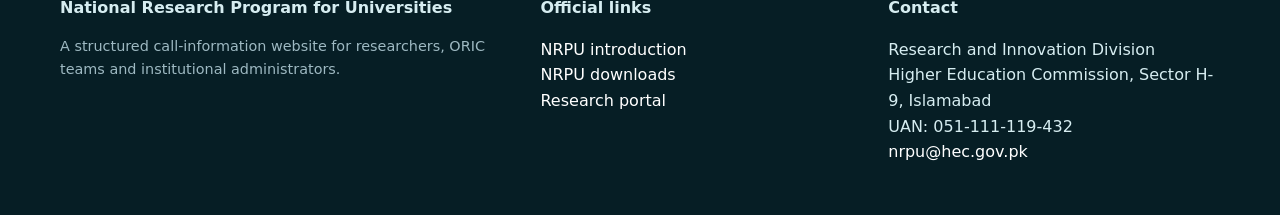
<file: eligibility.html>
<!doctype html>
<html lang="en">
<head>
  <meta charset="utf-8">
  <meta name="viewport" content="width=device-width, initial-scale=1">
  <title>NRPU Eligibility | PI and Host Institution Checklist</title>
  <meta name="description" content="Eligibility checklist for NRPU principal investigators, host institutions, ORIC teams and project readiness.">
  <meta name="theme-color" content="#087a65">
  <meta property="og:title" content="NRPU Eligibility | PI and Host Institution Checklist">
  <meta property="og:description" content="Eligibility checklist for NRPU principal investigators, host institutions, ORIC teams and project readiness.">
  <meta property="og:type" content="website">
  <meta property="og:image" content="assets/social-card.svg">
  <link rel="icon" href="assets/nrpu-logo.svg" type="image/svg+xml">
  <link rel="stylesheet" href="assets/styles.css">
  <script type="application/ld+json">{"@context":"https://schema.org","@type":"GovernmentService","name":"National Research Program for Universities","provider":{"@type":"GovernmentOrganization","name":"Higher Education Commission, Pakistan","url":"https://www.hec.gov.pk/"},"areaServed":"Pakistan","serviceType":"Research grant information and application guidance","url":"https://www.hec.gov.pk/english/services/universities/nrpu/Pages/Introduction.aspx"}</script>
</head>
<body>
<a class="skip" href="#main">Skip to content</a>
<div class="topbar"><div class="container"><span>NRPU 2026/27 information hub</span><span><a href="https://www.hec.gov.pk/english/services/universities/nrpu/Pages/Introduction.aspx">Official NRPU page</a> · <a href="https://research.hec.gov.pk/">HEC research portal</a> · <a href="https://onlinehelp.hec.gov.pk/">HEC online help</a></span></div></div>
<header class="site-header"><div class="container nav"><a class="brand" href="index.html"><img src="assets/nrpu-logo.svg" alt="NRPU logo" class="brand-mark"><span>NRPU <small>Research grant hub</small></span></a><button class="menu-btn" aria-expanded="false" aria-controls="site-links">Menu</button><nav class="links" id="site-links" aria-label="Main navigation"><a href="index.html" >Home</a><a href="about.html" >About</a><a href="eligibility.html" aria-current="page">Eligibility</a><a href="apply.html" >Apply</a><a href="calendar.html" >Calendar</a><a href="resources.html" >Resources</a><a href="contact.html" >Contact</a><a href="platform.html" >Platform</a></nav></div></header>
<main id="main"><section class="page-hero"><div class="container"><div class="breadcrumbs"><a href="index.html">Home</a> / Eligibility</div><h1>Eligibility</h1><p class="section-intro">A practical eligibility screen for PIs, institutions and project teams before starting the online application.</p></div></section><section class="section"><div class="container"><div class="notice"><strong>Applicant reminder:</strong> final eligibility should always be checked against the current HEC call documents and policy files before submission.</div><div class="grid cols-2" style="margin-top:1rem"><article class="card"><h2>Principal Investigator</h2><ul class="checklist"><li>Faculty member at a higher education institution in Pakistan.</li><li>Research profile aligned with the proposed project area.</li><li>Able to submit through the host institution and required portal workflow.</li><li>Prepared to provide institutional approvals, CV, budget and supporting documents.</li></ul></article><article class="card"><h2>Host institution</h2><ul class="checklist"><li>Recognized higher education institution or degree-awarding institution where applicable.</li><li>ORIC or responsible institutional office available for administration.</li><li>Capacity to manage grant agreement, finance and reporting obligations.</li><li>Ability to respond during the correction window.</li></ul></article></div></div></section><section class="section"><div class="container"><h2>Project readiness check</h2><table class="table"><thead><tr><th>Area</th><th>Ready when</th></tr></thead><tbody><tr><td>Problem statement</td><td>The research question is specific, justified and connected to a knowledge, national or sectoral need.</td></tr><tr><td>Methodology</td><td>Methods, data, equipment and ethics requirements are described clearly.</td></tr><tr><td>Team</td><td>Roles for PI, Co-PI, students and partners are defined.</td></tr><tr><td>Budget</td><td>Costs are aligned with HEC financial rules and project activities.</td></tr><tr><td>Outputs</td><td>Deliverables, publications, prototypes, policy outputs or capacity-building outcomes are measurable.</td></tr></tbody></table></div></section></main>
<footer class="footer"><div class="container footer-grid"><div><strong>National Research Program for Universities</strong><p class="mini">A structured call-information website for researchers, ORIC teams and institutional administrators.</p></div><div><strong>Official links</strong><p><a href="https://www.hec.gov.pk/english/services/universities/nrpu/Pages/Introduction.aspx">NRPU introduction</a><br><a href="https://www.hec.gov.pk/english/services/universities/nrpu/Pages/Related-Downloads.aspx">NRPU downloads</a><br><a href="https://research.hec.gov.pk/">Research portal</a></p></div><div><strong>Contact</strong><p>Research and Innovation Division<br>Higher Education Commission, Sector H-9, Islamabad<br>UAN: 051-111-119-432<br><a href="mailto:nrpu@hec.gov.pk">nrpu@hec.gov.pk</a></p></div></div></footer>
<script src="assets/main.js"></script>
</body>
</html>
</file>
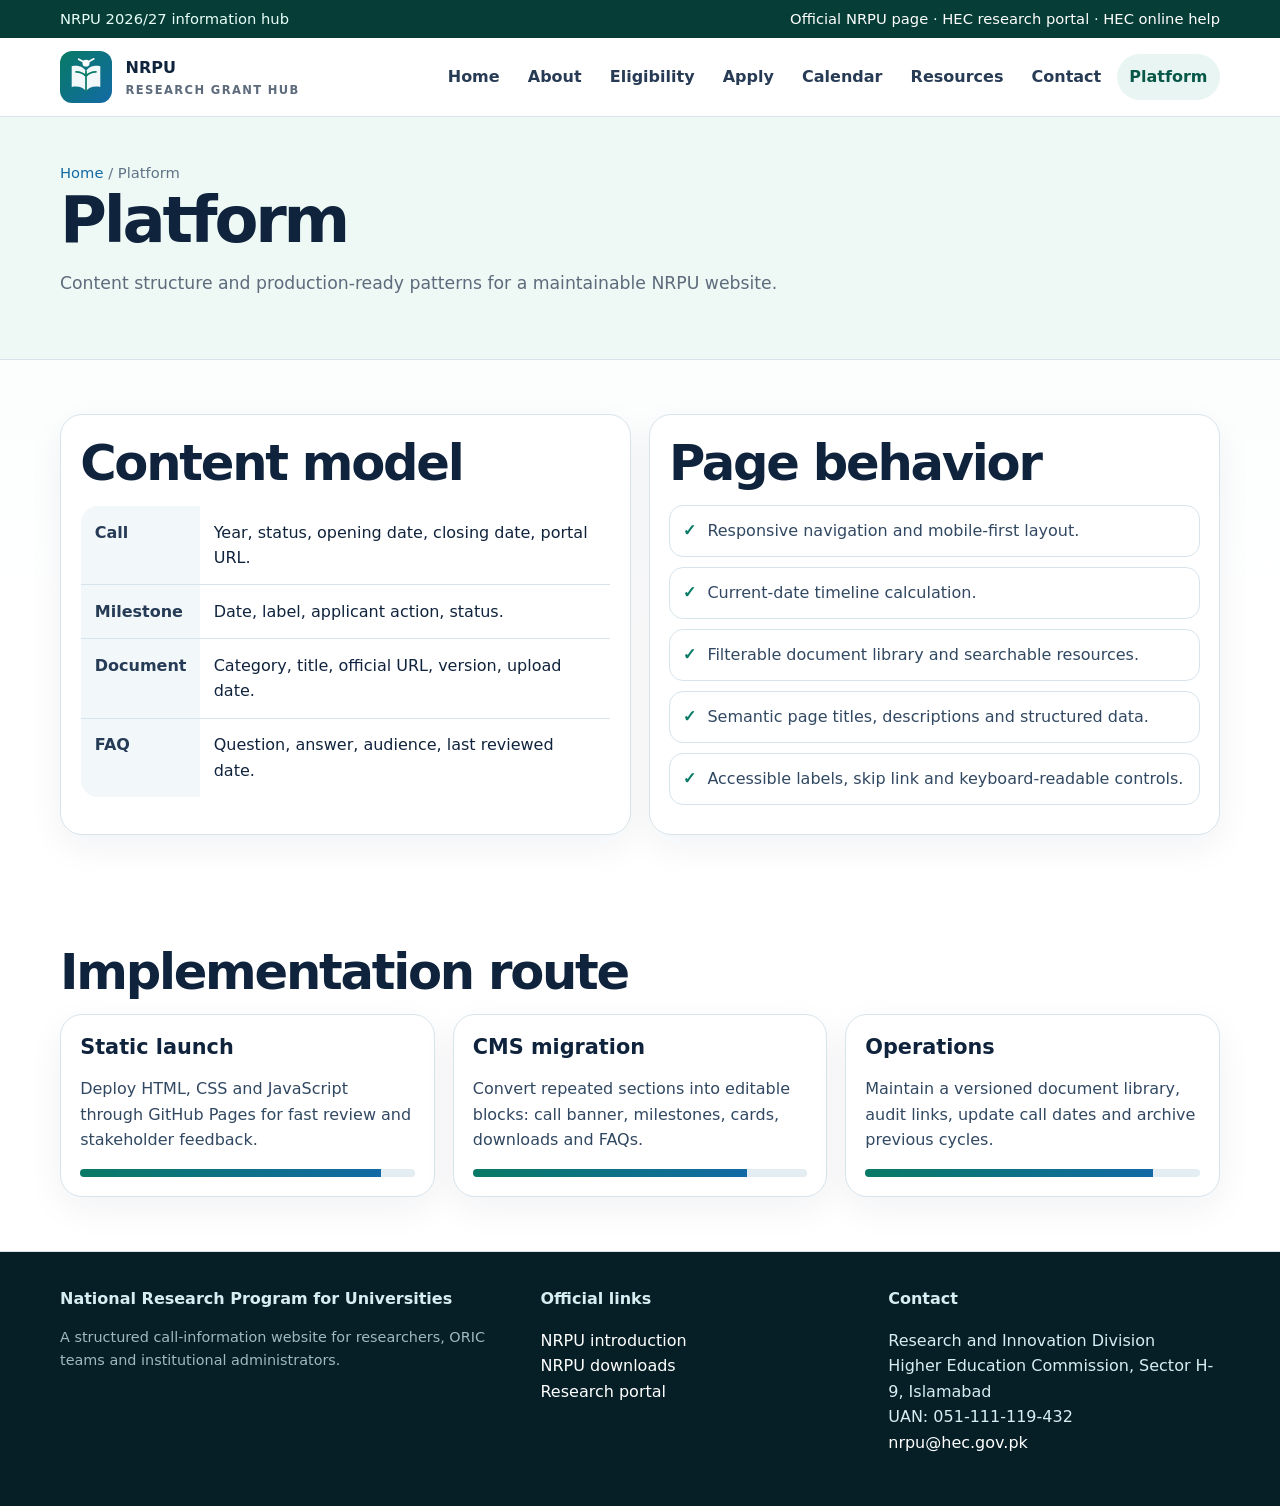
<file: platform.html>
<!doctype html>
<html lang="en">
<head>
  <meta charset="utf-8">
  <meta name="viewport" content="width=device-width, initial-scale=1">
  <title>NRPU Website Platform | Content Model and Implementation</title>
  <meta name="description" content="Maintainable NRPU website content model, frontend behavior, accessibility and CMS migration route.">
  <meta name="theme-color" content="#087a65">
  <meta property="og:title" content="NRPU Website Platform | Content Model and Implementation">
  <meta property="og:description" content="Maintainable NRPU website content model, frontend behavior, accessibility and CMS migration route.">
  <meta property="og:type" content="website">
  <meta property="og:image" content="assets/social-card.svg">
  <link rel="icon" href="assets/nrpu-logo.svg" type="image/svg+xml">
  <link rel="stylesheet" href="assets/styles.css">
  <script type="application/ld+json">{"@context":"https://schema.org","@type":"GovernmentService","name":"National Research Program for Universities","provider":{"@type":"GovernmentOrganization","name":"Higher Education Commission, Pakistan","url":"https://www.hec.gov.pk/"},"areaServed":"Pakistan","serviceType":"Research grant information and application guidance","url":"https://www.hec.gov.pk/english/services/universities/nrpu/Pages/Introduction.aspx"}</script>
</head>
<body>
<a class="skip" href="#main">Skip to content</a>
<div class="topbar"><div class="container"><span>NRPU 2026/27 information hub</span><span><a href="https://www.hec.gov.pk/english/services/universities/nrpu/Pages/Introduction.aspx">Official NRPU page</a> · <a href="https://research.hec.gov.pk/">HEC research portal</a> · <a href="https://onlinehelp.hec.gov.pk/">HEC online help</a></span></div></div>
<header class="site-header"><div class="container nav"><a class="brand" href="index.html"><img src="assets/nrpu-logo.svg" alt="NRPU logo" class="brand-mark"><span>NRPU <small>Research grant hub</small></span></a><button class="menu-btn" aria-expanded="false" aria-controls="site-links">Menu</button><nav class="links" id="site-links" aria-label="Main navigation"><a href="index.html" >Home</a><a href="about.html" >About</a><a href="eligibility.html" >Eligibility</a><a href="apply.html" >Apply</a><a href="calendar.html" >Calendar</a><a href="resources.html" >Resources</a><a href="contact.html" >Contact</a><a href="platform.html" aria-current="page">Platform</a></nav></div></header>
<main id="main"><section class="page-hero"><div class="container"><div class="breadcrumbs"><a href="index.html">Home</a> / Platform</div><h1>Platform</h1><p class="section-intro">Content structure and production-ready patterns for a maintainable NRPU website.</p></div></section><section class="section"><div class="container grid cols-2"><article class="card"><h2>Content model</h2><table class="table"><tbody><tr><th>Call</th><td>Year, status, opening date, closing date, portal URL.</td></tr><tr><th>Milestone</th><td>Date, label, applicant action, status.</td></tr><tr><th>Document</th><td>Category, title, official URL, version, upload date.</td></tr><tr><th>FAQ</th><td>Question, answer, audience, last reviewed date.</td></tr></tbody></table></article><article class="card"><h2>Page behavior</h2><ul class="checklist"><li>Responsive navigation and mobile-first layout.</li><li>Current-date timeline calculation.</li><li>Filterable document library and searchable resources.</li><li>Semantic page titles, descriptions and structured data.</li><li>Accessible labels, skip link and keyboard-readable controls.</li></ul></article></div></section><section class="section"><div class="container"><h2>Implementation route</h2><div class="grid cols-3"><article class="card"><h3>Static launch</h3><p>Deploy HTML, CSS and JavaScript through GitHub Pages for fast review and stakeholder feedback.</p><div class="score"><span style="width:90%"></span></div></article><article class="card"><h3>CMS migration</h3><p>Convert repeated sections into editable blocks: call banner, milestones, cards, downloads and FAQs.</p><div class="score"><span style="width:82%"></span></div></article><article class="card"><h3>Operations</h3><p>Maintain a versioned document library, audit links, update call dates and archive previous cycles.</p><div class="score"><span style="width:86%"></span></div></article></div></div></section></main>
<footer class="footer"><div class="container footer-grid"><div><strong>National Research Program for Universities</strong><p class="mini">A structured call-information website for researchers, ORIC teams and institutional administrators.</p></div><div><strong>Official links</strong><p><a href="https://www.hec.gov.pk/english/services/universities/nrpu/Pages/Introduction.aspx">NRPU introduction</a><br><a href="https://www.hec.gov.pk/english/services/universities/nrpu/Pages/Related-Downloads.aspx">NRPU downloads</a><br><a href="https://research.hec.gov.pk/">Research portal</a></p></div><div><strong>Contact</strong><p>Research and Innovation Division<br>Higher Education Commission, Sector H-9, Islamabad<br>UAN: 051-111-119-432<br><a href="mailto:nrpu@hec.gov.pk">nrpu@hec.gov.pk</a></p></div></div></footer>
<script src="assets/main.js"></script>
</body>
</html>
</file>
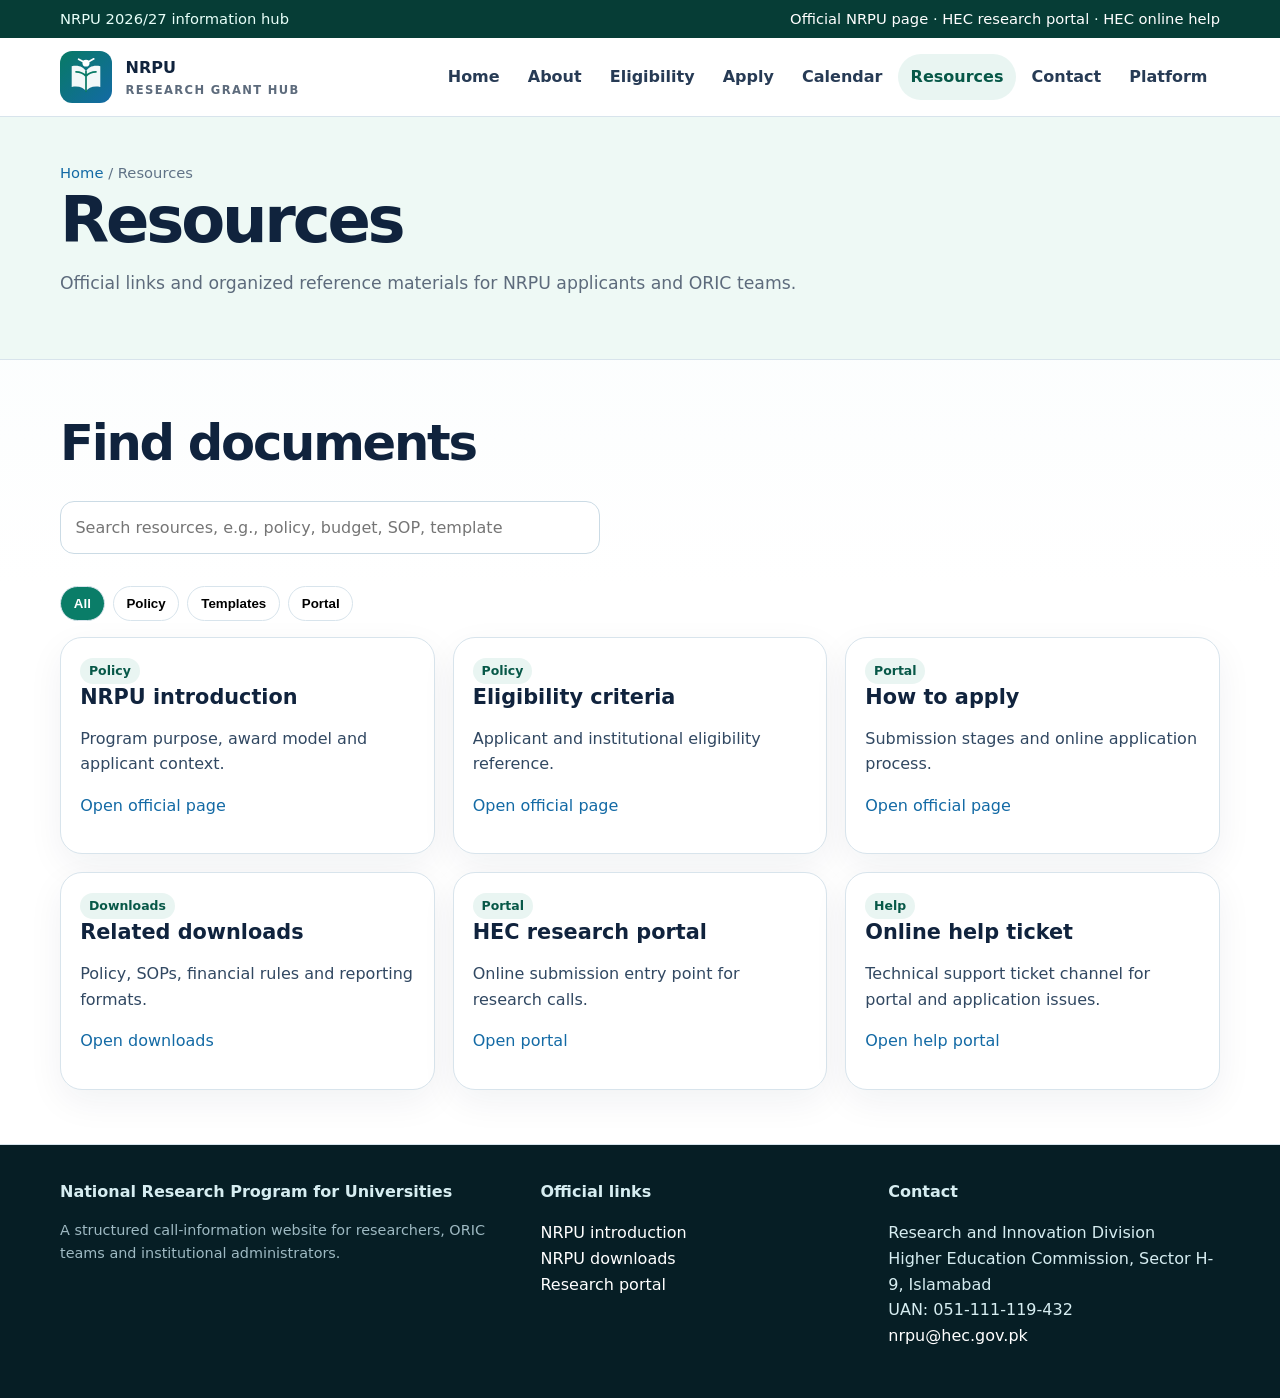
<file: resources.html>
<!doctype html>
<html lang="en">
<head>
  <meta charset="utf-8">
  <meta name="viewport" content="width=device-width, initial-scale=1">
  <title>NRPU Resources | Official Links, Policy and Downloads</title>
  <meta name="description" content="Organized NRPU official links, policy pages, downloads, templates, portal and help channels.">
  <meta name="theme-color" content="#087a65">
  <meta property="og:title" content="NRPU Resources | Official Links, Policy and Downloads">
  <meta property="og:description" content="Organized NRPU official links, policy pages, downloads, templates, portal and help channels.">
  <meta property="og:type" content="website">
  <meta property="og:image" content="assets/social-card.svg">
  <link rel="icon" href="assets/nrpu-logo.svg" type="image/svg+xml">
  <link rel="stylesheet" href="assets/styles.css">
  <script type="application/ld+json">{"@context":"https://schema.org","@type":"GovernmentService","name":"National Research Program for Universities","provider":{"@type":"GovernmentOrganization","name":"Higher Education Commission, Pakistan","url":"https://www.hec.gov.pk/"},"areaServed":"Pakistan","serviceType":"Research grant information and application guidance","url":"https://www.hec.gov.pk/english/services/universities/nrpu/Pages/Introduction.aspx"}</script>
</head>
<body>
<a class="skip" href="#main">Skip to content</a>
<div class="topbar"><div class="container"><span>NRPU 2026/27 information hub</span><span><a href="https://www.hec.gov.pk/english/services/universities/nrpu/Pages/Introduction.aspx">Official NRPU page</a> · <a href="https://research.hec.gov.pk/">HEC research portal</a> · <a href="https://onlinehelp.hec.gov.pk/">HEC online help</a></span></div></div>
<header class="site-header"><div class="container nav"><a class="brand" href="index.html"><img src="assets/nrpu-logo.svg" alt="NRPU logo" class="brand-mark"><span>NRPU <small>Research grant hub</small></span></a><button class="menu-btn" aria-expanded="false" aria-controls="site-links">Menu</button><nav class="links" id="site-links" aria-label="Main navigation"><a href="index.html" >Home</a><a href="about.html" >About</a><a href="eligibility.html" >Eligibility</a><a href="apply.html" >Apply</a><a href="calendar.html" >Calendar</a><a href="resources.html" aria-current="page">Resources</a><a href="contact.html" >Contact</a><a href="platform.html" >Platform</a></nav></div></header>
<main id="main"><section class="page-hero"><div class="container"><div class="breadcrumbs"><a href="index.html">Home</a> / Resources</div><h1>Resources</h1><p class="section-intro">Official links and organized reference materials for NRPU applicants and ORIC teams.</p></div></section><section class="section"><div class="container"><h2>Find documents</h2><input class="searchbox" data-search placeholder="Search resources, e.g., policy, budget, SOP, template" aria-label="Search resources"><div class="tabs" aria-label="Resource filters"><button class="tab active" data-filter="all">All</button><button class="tab" data-filter="policy">Policy</button><button class="tab" data-filter="templates">Templates</button><button class="tab" data-filter="portal">Portal</button></div><div class="grid cols-3"><article class="card resource-card" data-type="policy" data-search-item><span class="badge">Policy</span><h3>NRPU introduction</h3><p>Program purpose, award model and applicant context.</p><p><a href="https://www.hec.gov.pk/english/services/universities/nrpu/Pages/Introduction.aspx">Open official page</a></p></article><article class="card resource-card" data-type="policy" data-search-item><span class="badge">Policy</span><h3>Eligibility criteria</h3><p>Applicant and institutional eligibility reference.</p><p><a href="https://www.hec.gov.pk/english/services/universities/nrpu/Pages/Eligibility-Criteria.aspx">Open official page</a></p></article><article class="card resource-card" data-type="portal" data-search-item><span class="badge">Portal</span><h3>How to apply</h3><p>Submission stages and online application process.</p><p><a href="https://www.hec.gov.pk/english/services/universities/nrpu/Pages/How-to-Apply.aspx">Open official page</a></p></article><article class="card resource-card" data-type="templates" data-search-item><span class="badge">Downloads</span><h3>Related downloads</h3><p>Policy, SOPs, financial rules and reporting formats.</p><p><a href="https://www.hec.gov.pk/english/services/universities/nrpu/Pages/Related-Downloads.aspx">Open downloads</a></p></article><article class="card resource-card" data-type="portal" data-search-item><span class="badge">Portal</span><h3>HEC research portal</h3><p>Online submission entry point for research calls.</p><p><a href="https://research.hec.gov.pk/">Open portal</a></p></article><article class="card resource-card" data-type="portal" data-search-item><span class="badge">Help</span><h3>Online help ticket</h3><p>Technical support ticket channel for portal and application issues.</p><p><a href="https://onlinehelp.hec.gov.pk/">Open help portal</a></p></article></div></div></section></main>
<footer class="footer"><div class="container footer-grid"><div><strong>National Research Program for Universities</strong><p class="mini">A structured call-information website for researchers, ORIC teams and institutional administrators.</p></div><div><strong>Official links</strong><p><a href="https://www.hec.gov.pk/english/services/universities/nrpu/Pages/Introduction.aspx">NRPU introduction</a><br><a href="https://www.hec.gov.pk/english/services/universities/nrpu/Pages/Related-Downloads.aspx">NRPU downloads</a><br><a href="https://research.hec.gov.pk/">Research portal</a></p></div><div><strong>Contact</strong><p>Research and Innovation Division<br>Higher Education Commission, Sector H-9, Islamabad<br>UAN: 051-111-119-432<br><a href="mailto:nrpu@hec.gov.pk">nrpu@hec.gov.pk</a></p></div></div></footer>
<script src="assets/main.js"></script>
</body>
</html>
</file>
<file: assets/styles.css>
:root{
  --ink:#10233d;--muted:#5d6b7c;--green:#087a65;--green-2:#0a9a7d;--blue:#136aa5;--sky:#eef7fb;--line:#d8e4ec;--card:#ffffff;--gold:#d99f22;--ok:#0b7d58;--warn:#b86d00;--shadow:0 20px 60px rgba(16,35,61,.10);--radius:22px;
}
*{box-sizing:border-box}html{scroll-behavior:smooth}body{margin:0;font-family:Inter,ui-sans-serif,system-ui,-apple-system,Segoe UI,Roboto,Arial,sans-serif;color:var(--ink);background:linear-gradient(180deg,#f7fbfc 0,#fff 42%);line-height:1.6}a{color:var(--blue);text-decoration:none}a:hover{text-decoration:underline}.skip{position:absolute;left:-999px;top:auto}.skip:focus{left:1rem;top:1rem;z-index:99;background:#fff;padding:.65rem .9rem;border-radius:.8rem;box-shadow:var(--shadow)}
.container{width:min(1160px,calc(100% - 32px));margin-inline:auto}.topbar{background:#063d36;color:#e8fff9;font-size:.92rem}.topbar .container{display:flex;justify-content:space-between;gap:1rem;padding:.45rem 0;flex-wrap:wrap}.topbar a{color:#fff}.site-header{position:sticky;top:0;background:rgba(255,255,255,.92);backdrop-filter:blur(16px);border-bottom:1px solid var(--line);z-index:20}.nav{display:flex;align-items:center;justify-content:space-between;gap:1rem;min-height:78px}.brand{display:flex;align-items:center;gap:.85rem;color:var(--ink);font-weight:900}.brand-mark{width:52px;height:52px}.brand span small{display:block;color:var(--muted);font-weight:700;font-size:.72rem;letter-spacing:.12em;text-transform:uppercase}.links{display:flex;align-items:center;gap:.2rem;flex-wrap:wrap}.links a{padding:.65rem .78rem;border-radius:999px;color:#273b55;font-weight:750}.links a[aria-current="page"],.links a:hover{background:#e9f5f2;color:#075848;text-decoration:none}.menu-btn{display:none;border:1px solid var(--line);background:#fff;border-radius:12px;padding:.55rem .75rem;font-weight:800}.hero{padding:64px 0 38px;background:radial-gradient(circle at top left,rgba(10,154,125,.18),transparent 40%),linear-gradient(135deg,#f7fbfc 0,#eef9f5 52%,#eef6ff 100%);border-bottom:1px solid var(--line)}.hero-grid{display:grid;grid-template-columns:1.2fr .8fr;gap:2.2rem;align-items:center}.eyebrow{display:inline-flex;gap:.5rem;align-items:center;padding:.35rem .7rem;border:1px solid #bee2d8;background:#fff;color:#075848;border-radius:999px;font-weight:850;font-size:.88rem}.demo-note{font-size:.86rem;color:#476275;margin-top:.6rem}.hero h1{font-size:clamp(2.35rem,6vw,5.15rem);line-height:.95;margin:1rem 0;color:#081d36;letter-spacing:-.065em}.hero p.lead{font-size:clamp(1.05rem,2vw,1.32rem);max-width:720px;color:#314862}.cta-row{display:flex;gap:.75rem;flex-wrap:wrap;margin-top:1.5rem}.button{display:inline-flex;align-items:center;gap:.5rem;padding:.82rem 1rem;border-radius:999px;font-weight:900;border:1px solid transparent}.button.primary{background:var(--green);color:#fff}.button.secondary{background:#fff;border-color:var(--line);color:var(--ink)}.button:hover{text-decoration:none;transform:translateY(-1px)}.hero-card{background:#fff;border:1px solid var(--line);border-radius:var(--radius);padding:1.2rem;box-shadow:var(--shadow)}.logos{display:flex;align-items:center;gap:1rem;padding:1rem;border-radius:18px;background:#f7fbfc;border:1px dashed #c7d8e2}.hec-logo{width:92px;height:92px;object-fit:contain}.section{padding:54px 0}.section h2{font-size:clamp(1.85rem,4vw,3.1rem);line-height:1.05;margin:.2rem 0 1rem;letter-spacing:-.045em}.section-intro{color:var(--muted);max-width:820px;font-size:1.08rem}.grid{display:grid;gap:1.1rem}.grid.cols-3{grid-template-columns:repeat(3,1fr)}.grid.cols-2{grid-template-columns:repeat(2,1fr)}.card{background:var(--card);border:1px solid var(--line);border-radius:var(--radius);padding:1.2rem;box-shadow:0 12px 36px rgba(16,35,61,.06)}.card h3{font-size:1.3rem;margin:.1rem 0 .55rem;line-height:1.15}.card p,.card li{color:#314862}.kpi{font-size:2rem;font-weight:950;color:var(--green);line-height:1}.feature{display:flex;gap:.85rem}.icon{width:42px;height:42px;border-radius:14px;background:#e9f5f2;display:grid;place-items:center;font-weight:950;color:var(--green);flex:0 0 auto}.notice{padding:1rem;border-left:5px solid var(--gold);background:#fff8e8;border-radius:16px;color:#45320a}.timeline-wrap{margin-top:1.5rem;background:#fff;border:1px solid var(--line);border-radius:var(--radius);padding:1.2rem;box-shadow:var(--shadow);overflow:hidden}.timeline-meta{display:flex;justify-content:space-between;gap:1rem;flex-wrap:wrap;margin-bottom:1rem;color:var(--muted);font-weight:750}.rail{position:relative;padding:40px 4px 12px}.rail-line{position:absolute;left:16px;right:16px;top:56px;height:10px;border-radius:999px;background:#dde8ef}.rail-fill{position:absolute;left:16px;top:56px;height:10px;border-radius:999px;background:linear-gradient(90deg,var(--green),var(--blue));width:0%}.today-marker{position:absolute;top:24px;transform:translateX(-50%);z-index:3}.today-marker::after{content:"";display:block;width:2px;height:74px;background:var(--gold);margin:auto}.today-marker span{display:inline-block;white-space:nowrap;background:#fff6df;color:#7b4c00;border:1px solid #f1cf83;border-radius:999px;padding:.22rem .55rem;font-size:.82rem;font-weight:900}.milestones{display:flex;justify-content:space-between;gap:.7rem;position:relative;z-index:2}.milestone{width:15%;text-align:center}.dot{width:28px;height:28px;margin:4px auto 10px;border-radius:999px;background:#fff;border:6px solid #aac5d5}.milestone.done .dot{border-color:var(--ok);background:#dff5ed}.milestone.current .dot{border-color:var(--gold);background:#fff6df}.milestone time{font-weight:950;font-size:.92rem}.milestone strong{display:block;line-height:1.15;margin-top:.35rem}.milestone small{display:inline-block;margin-top:.35rem;color:var(--muted);font-weight:750}.status-pill{display:inline-flex;border-radius:999px;padding:.28rem .55rem;font-weight:900;font-size:.78rem;background:#edf3f7;color:#41576a}.status-pill.done{background:#e0f5ed;color:#075f45}.status-pill.current{background:#fff2d2;color:#754800}.form-grid{display:grid;grid-template-columns:1fr 1fr;gap:1rem}label{font-weight:850;color:#243a54}input,select,textarea{width:100%;border:1px solid #cbdbe5;border-radius:14px;padding:.8rem .9rem;font:inherit;margin-top:.35rem;background:#fff}textarea{min-height:140px}.checklist{list-style:none;padding:0;margin:0}.checklist li{padding:.75rem .8rem;border:1px solid var(--line);border-radius:14px;margin-bottom:.65rem;background:#fff;display:flex;gap:.7rem}.checklist li::before{content:"✓";color:var(--green);font-weight:950}.footer{border-top:1px solid var(--line);background:#061e25;color:#d6edf1;padding:34px 0}.footer a{color:#fff}.footer-grid{display:grid;grid-template-columns:1.4fr 1fr 1fr;gap:1rem}.mini{font-size:.9rem;color:#9eb9c2}.page-hero{padding:44px 0;background:#eef9f5;border-bottom:1px solid var(--line)}.page-hero h1{font-size:clamp(2.1rem,5vw,4rem);line-height:1;margin:.25rem 0;letter-spacing:-.05em}.breadcrumbs{font-size:.92rem;color:#607387}.table{width:100%;border-collapse:collapse;background:#fff;border-radius:18px;overflow:hidden;border:1px solid var(--line)}.table th,.table td{padding:.85rem;border-bottom:1px solid var(--line);text-align:left;vertical-align:top}.table th{background:#f2f7fa;color:#263b55}.tabs{display:flex;gap:.5rem;flex-wrap:wrap;margin:1rem 0}.tab{border:1px solid var(--line);background:#fff;border-radius:999px;padding:.55rem .8rem;font-weight:850;cursor:pointer}.tab.active{background:#0a7d68;color:#fff}.resource-card[data-type]{display:block}.badge{display:inline-flex;border-radius:999px;background:#e9f5f2;color:#075848;padding:.2rem .55rem;font-weight:900;font-size:.78rem}.searchbox{max-width:540px;margin:1rem 0}.score{height:8px;background:#e3edf2;border-radius:999px;overflow:hidden}.score span{display:block;height:100%;background:linear-gradient(90deg,var(--green),var(--blue))}.accordion summary{cursor:pointer;font-weight:900}.accordion details{background:#fff;border:1px solid var(--line);border-radius:16px;padding:1rem;margin-bottom:.75rem}.process{counter-reset:step}.process .card{position:relative;padding-left:4.2rem}.process .card::before{counter-increment:step;content:counter(step);position:absolute;left:1.2rem;top:1.2rem;width:42px;height:42px;border-radius:14px;background:#0a7d68;color:#fff;display:grid;place-items:center;font-weight:950}.sr-only{position:absolute;width:1px;height:1px;padding:0;margin:-1px;overflow:hidden;clip:rect(0,0,0,0);white-space:nowrap;border:0}
@media (max-width:880px){.hero-grid,.grid.cols-3,.grid.cols-2,.footer-grid{grid-template-columns:1fr}.links{display:none;position:absolute;left:16px;right:16px;top:76px;background:#fff;border:1px solid var(--line);border-radius:18px;padding:.6rem;box-shadow:var(--shadow)}.links.open{display:grid}.links a{display:block}.menu-btn{display:inline-flex}.form-grid{grid-template-columns:1fr}.milestones{overflow-x:auto;justify-content:flex-start;padding-bottom:.5rem}.milestone{min-width:150px}.rail-line,.rail-fill{left:76px;right:76px}.today-marker span{font-size:.75rem}.topbar .container{display:block}.topbar span{display:block;margin:.15rem 0}}
</file>
